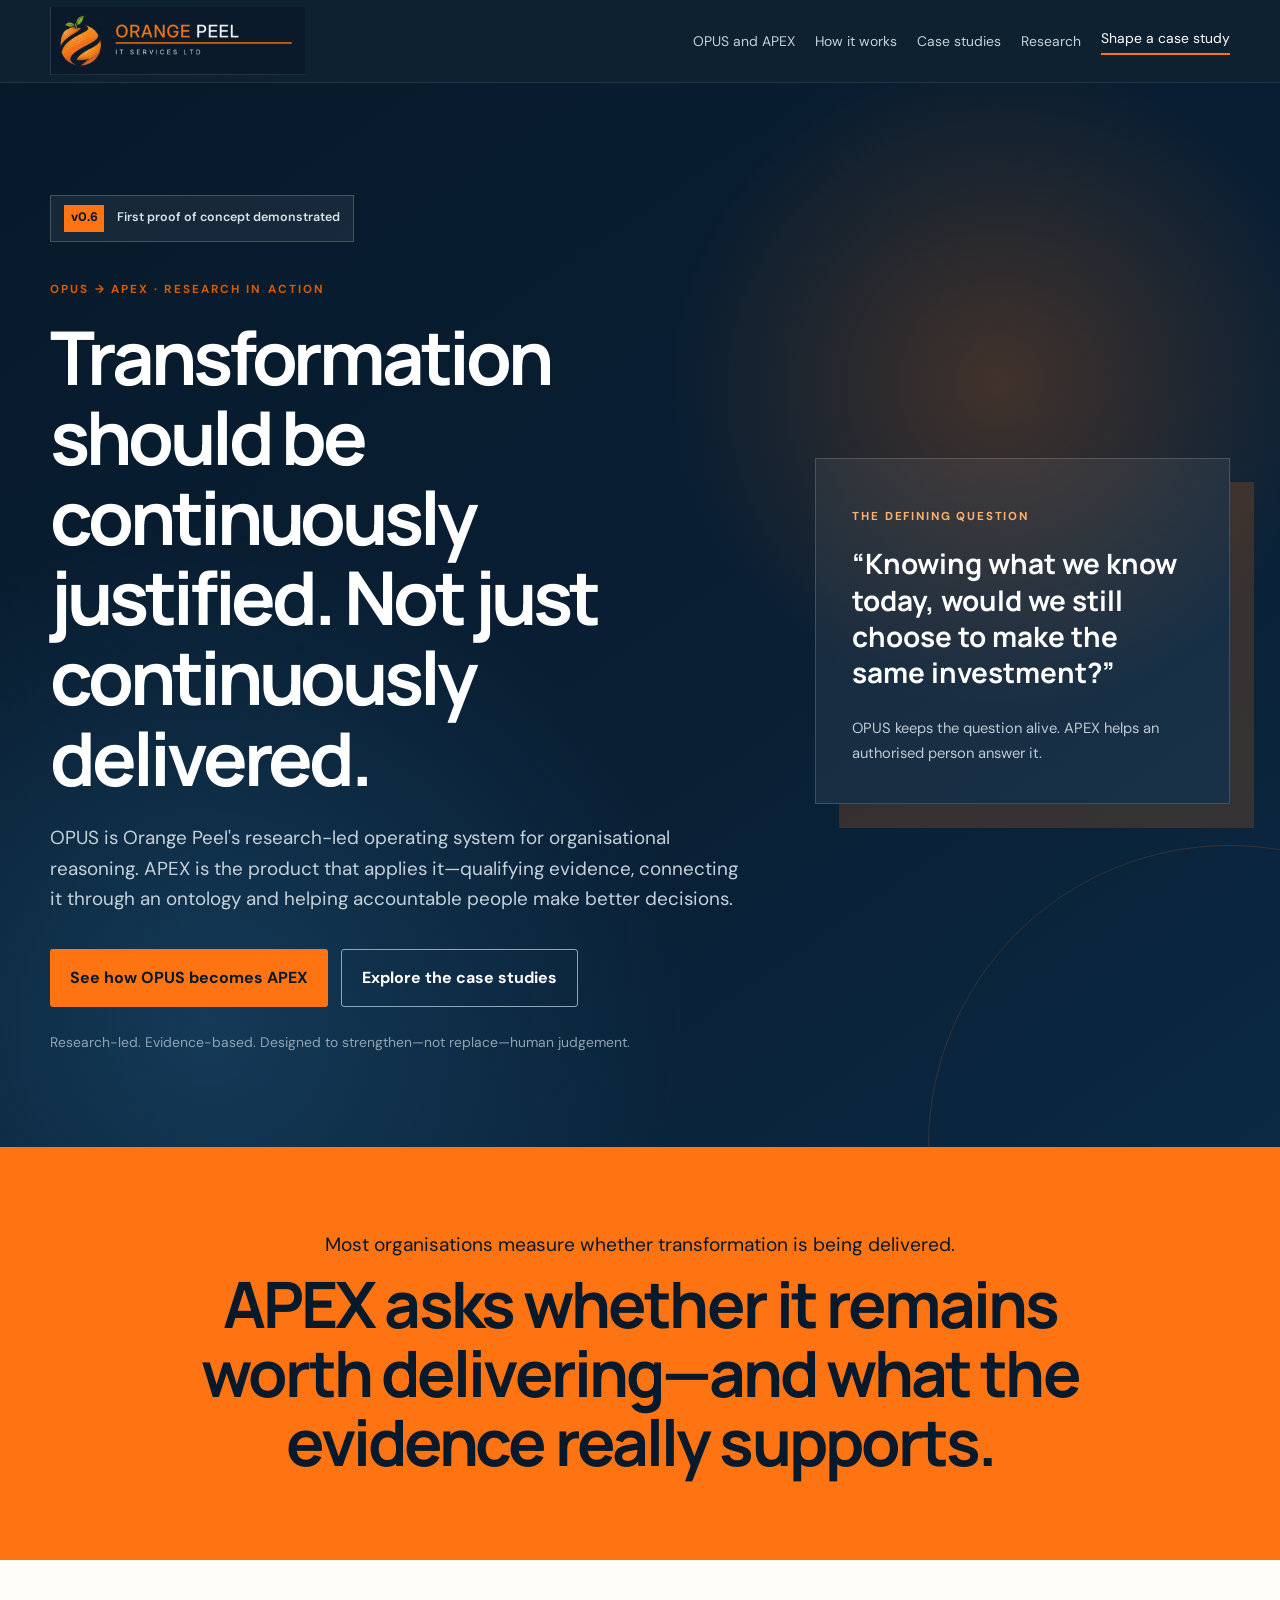
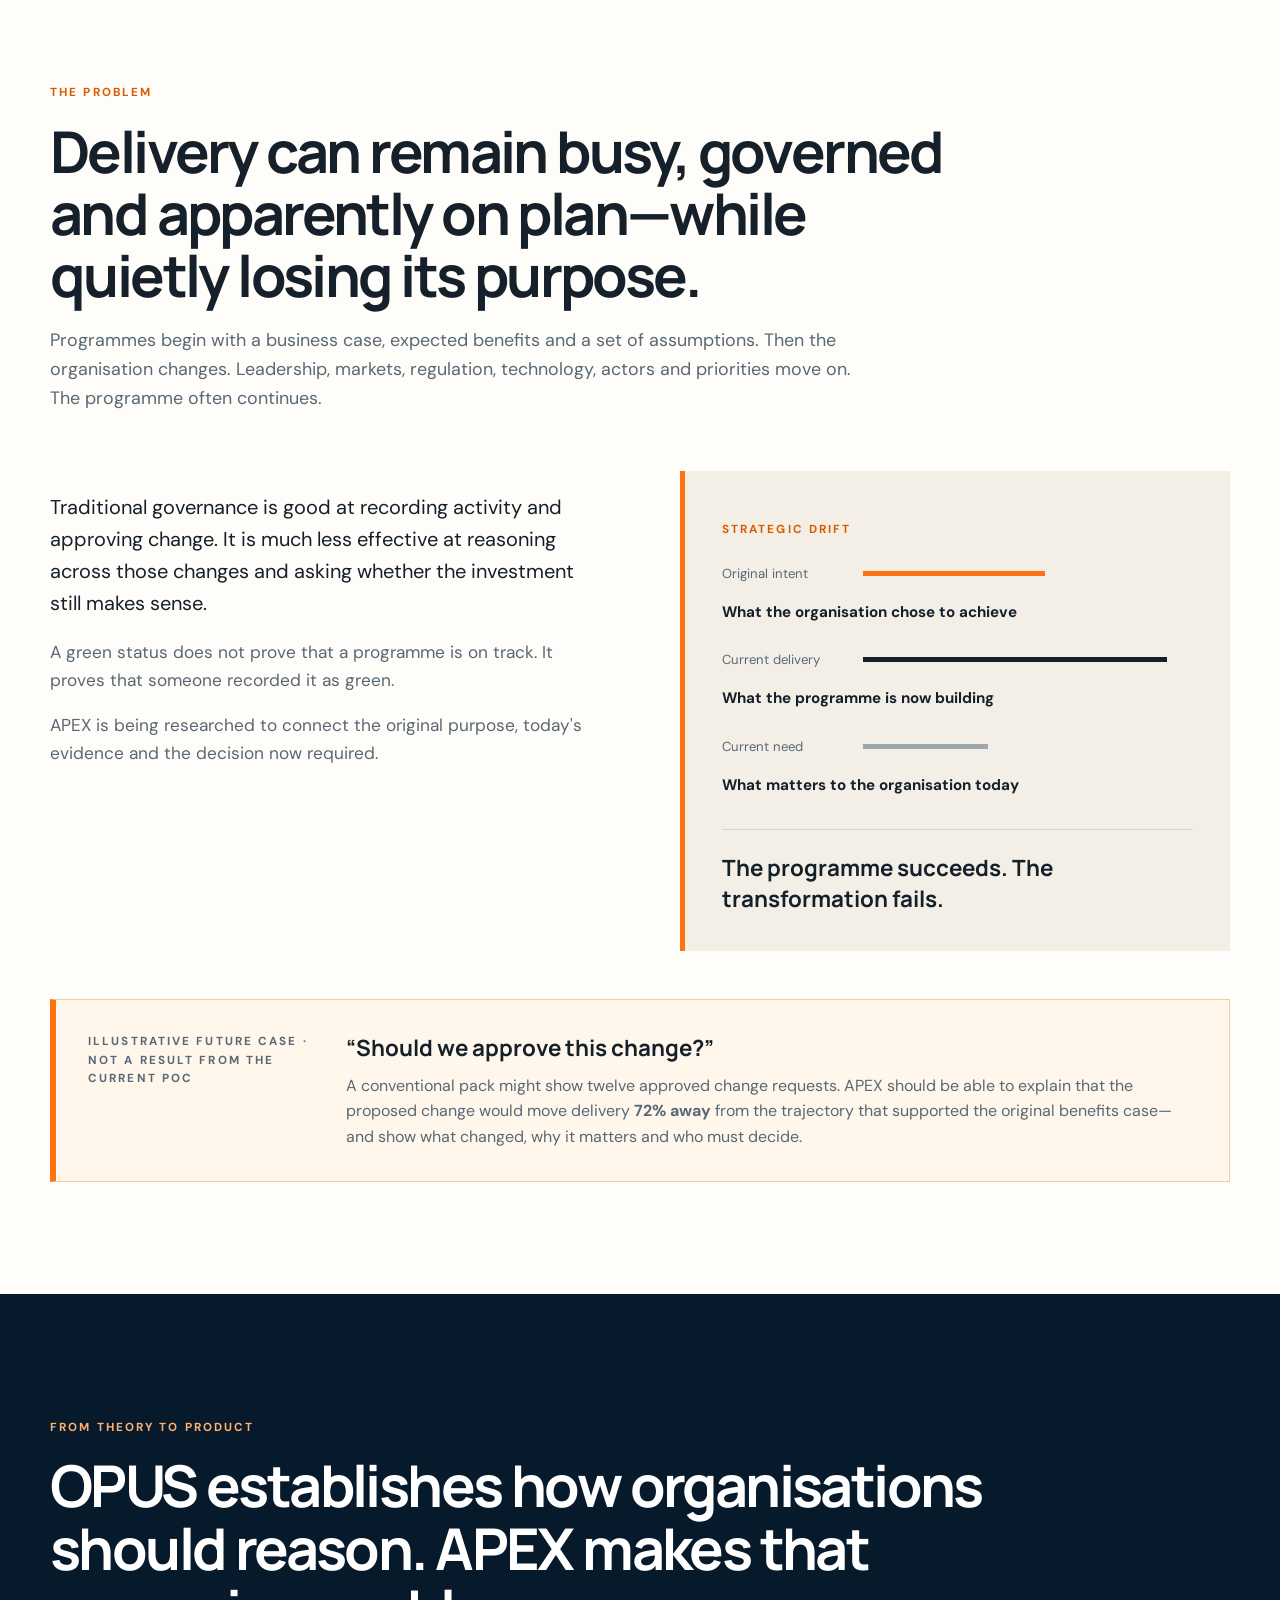
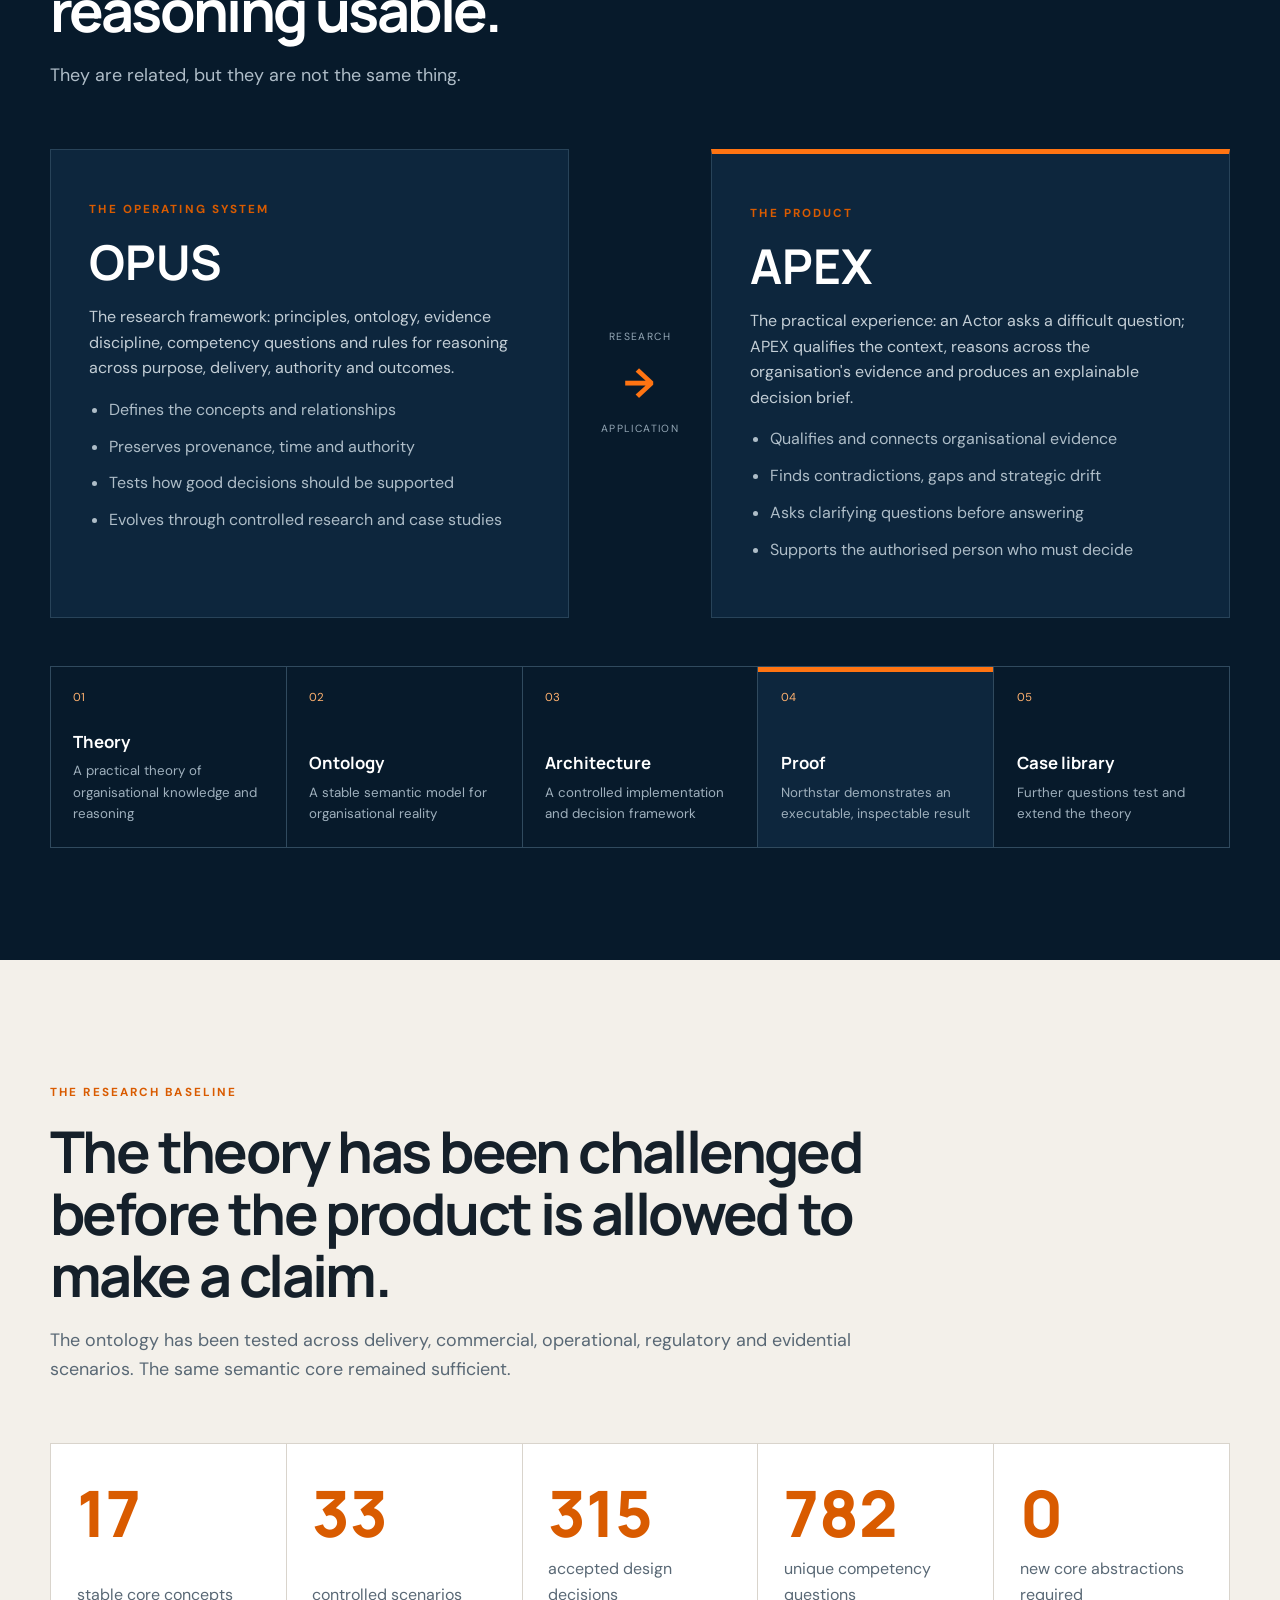
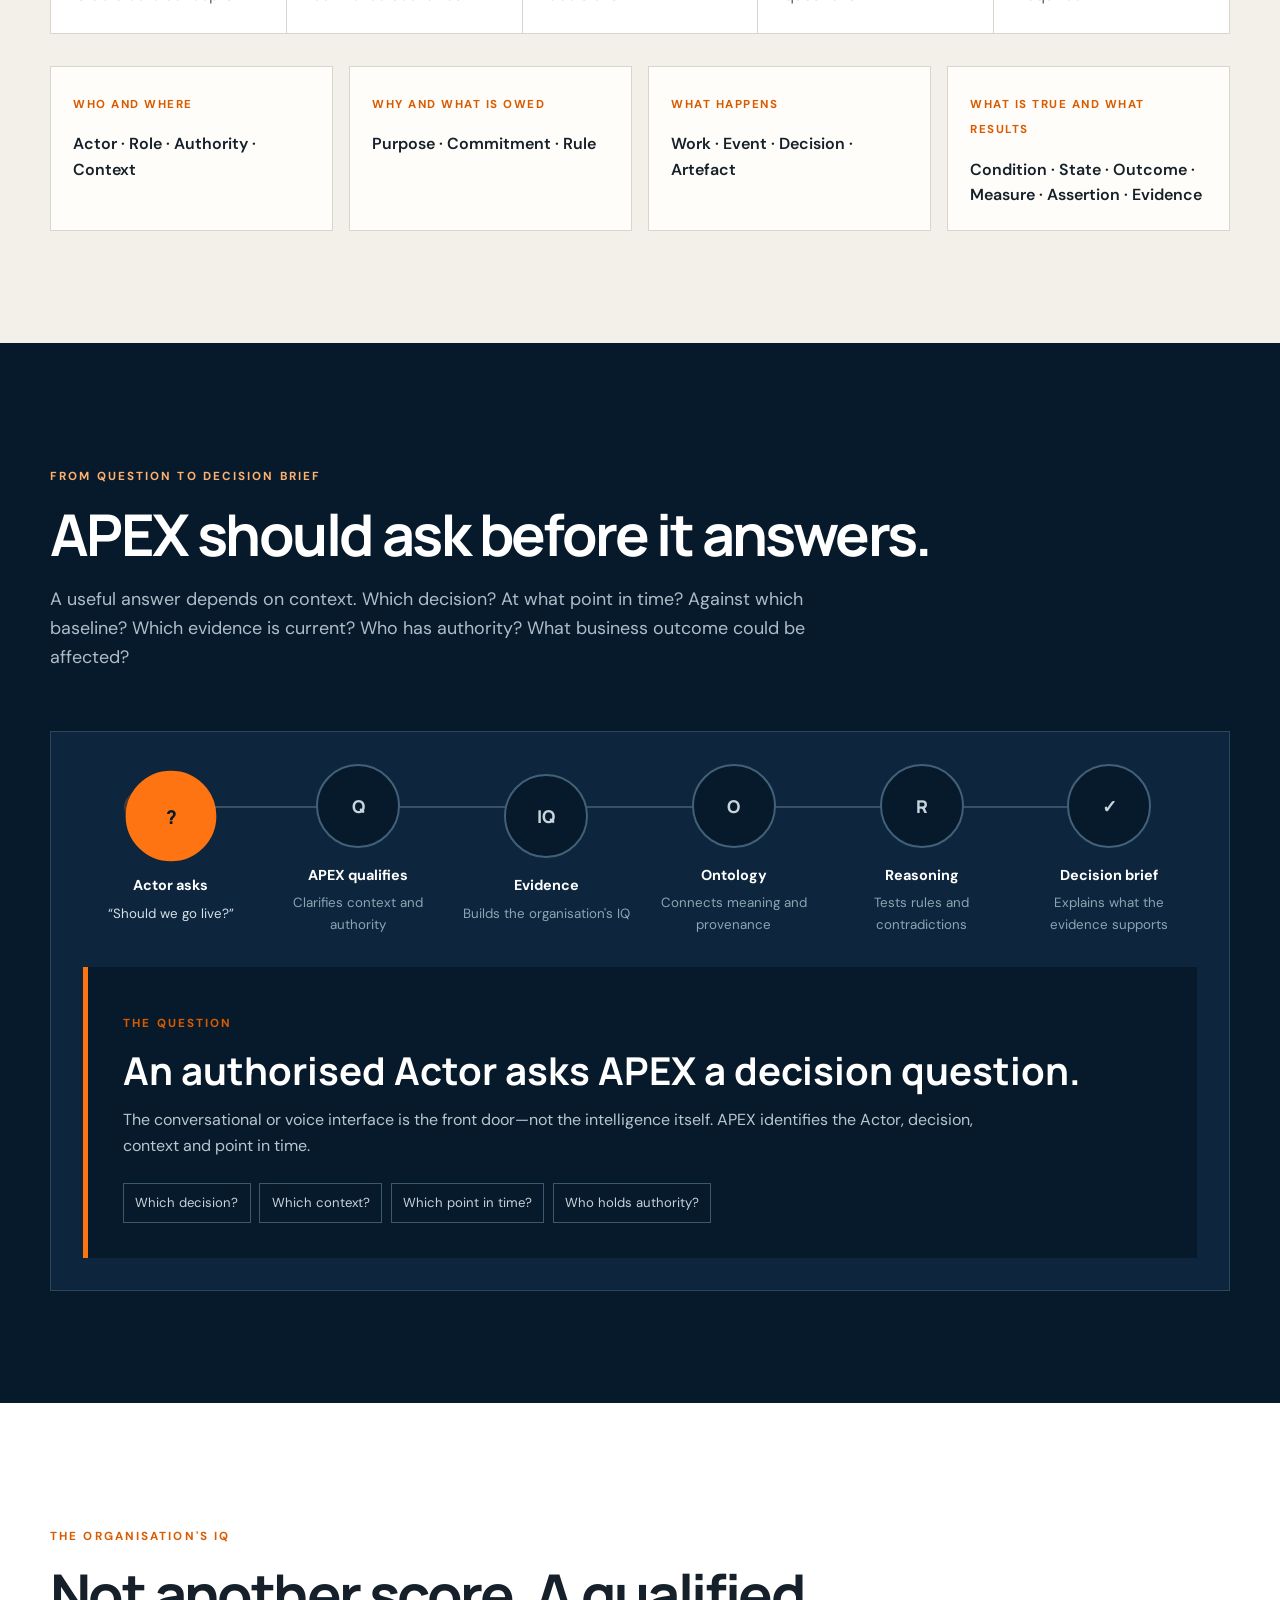
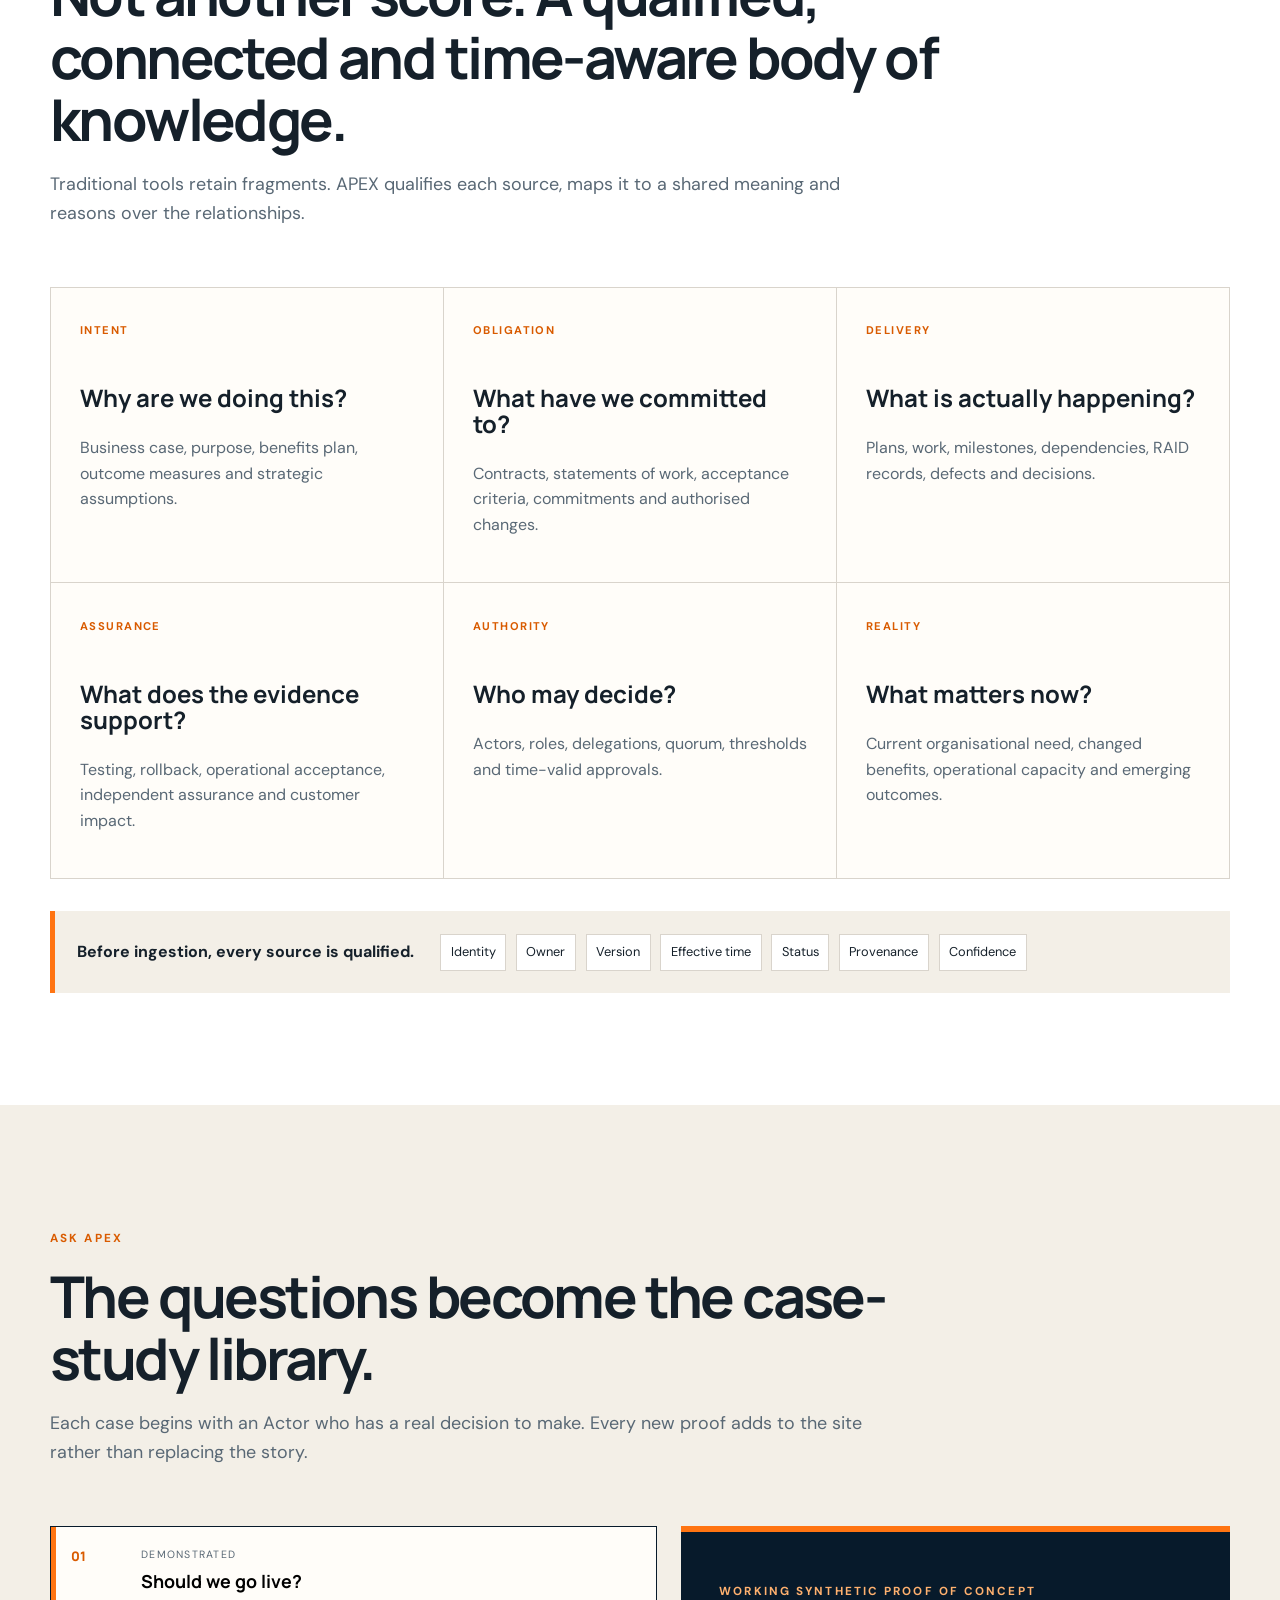
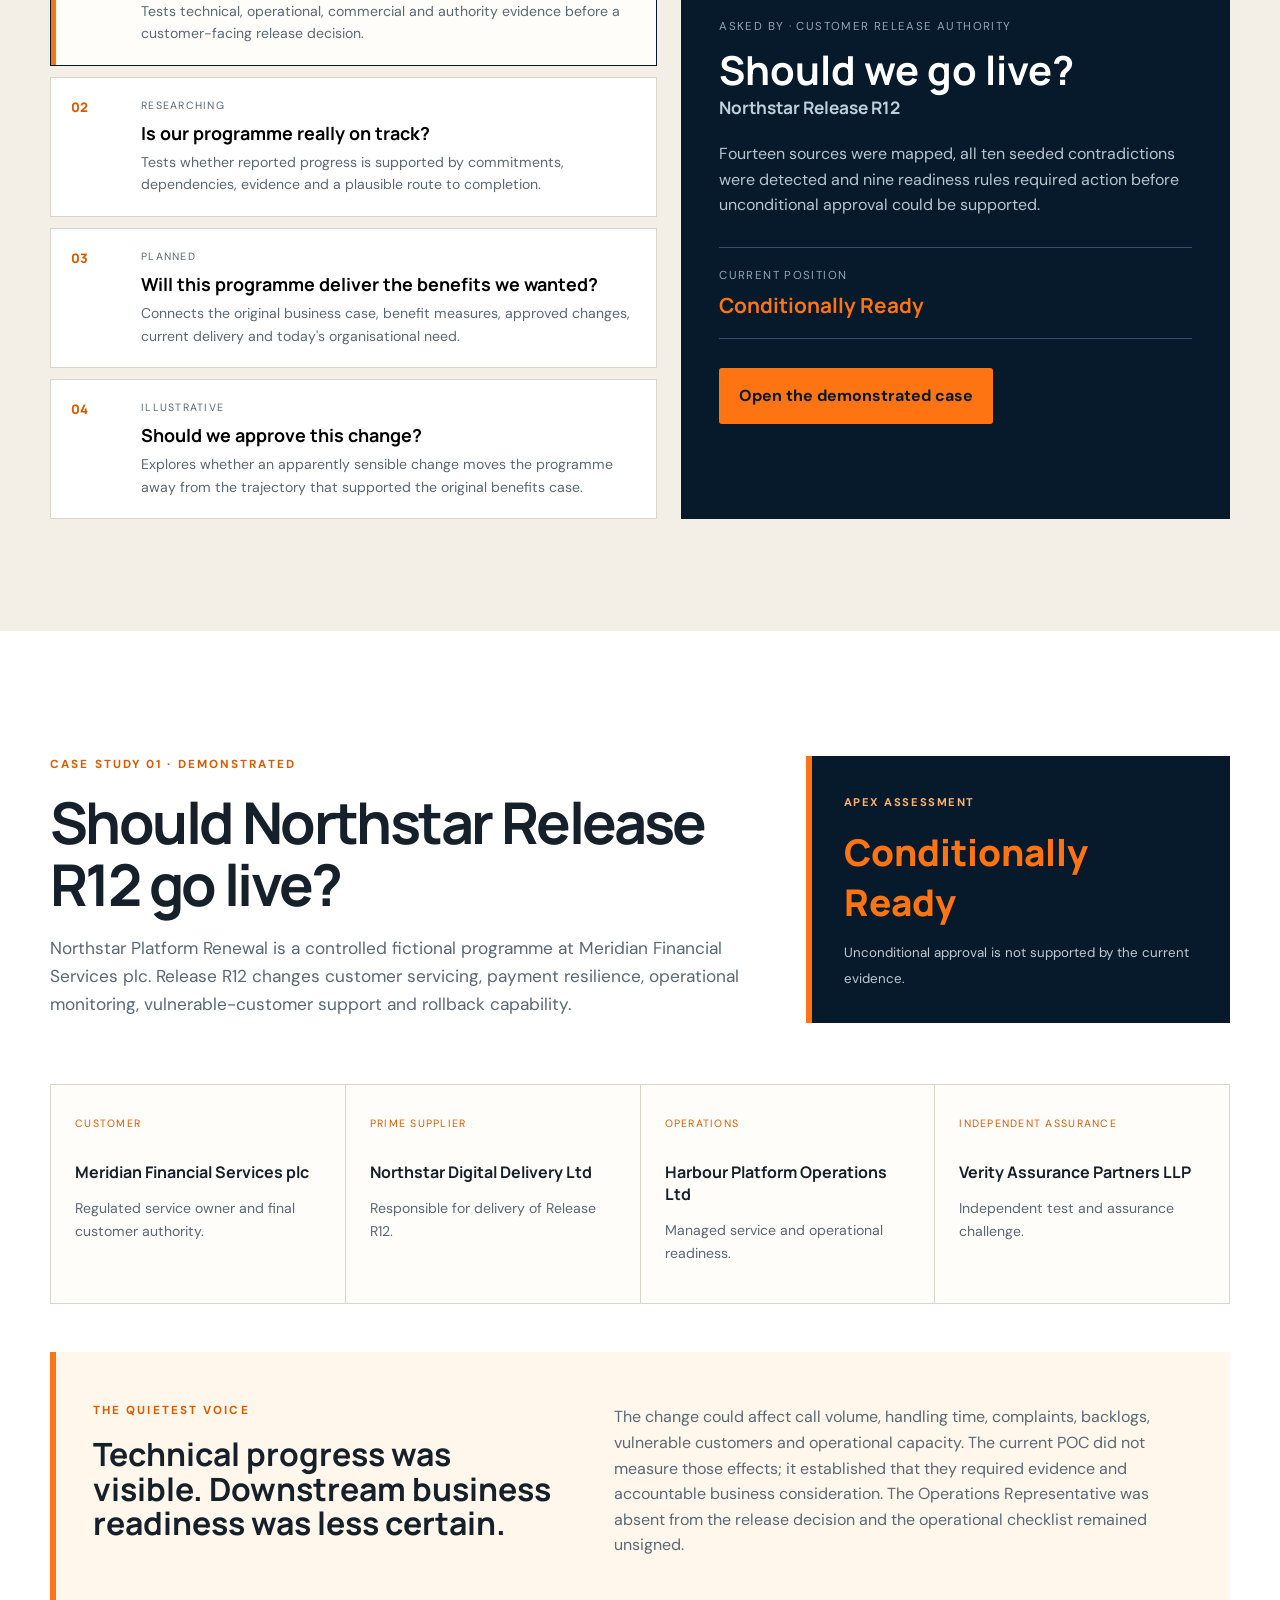
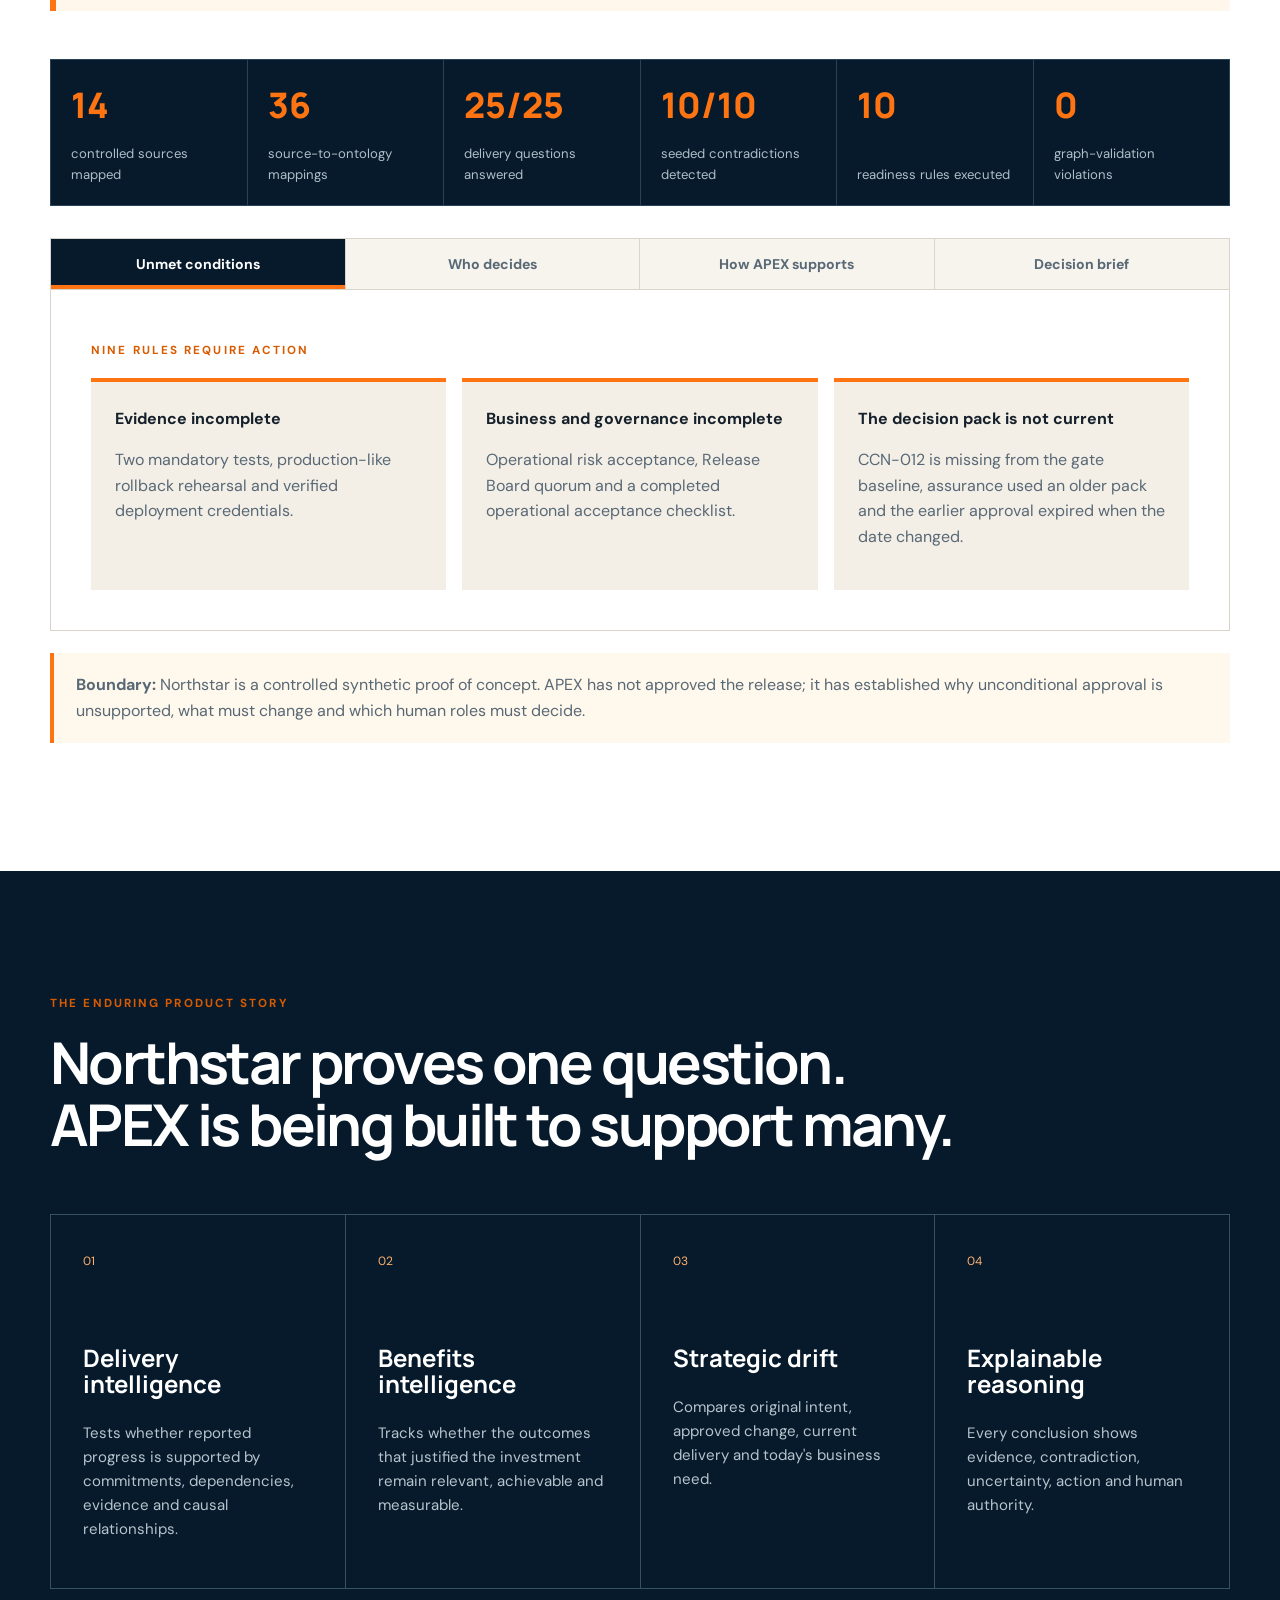
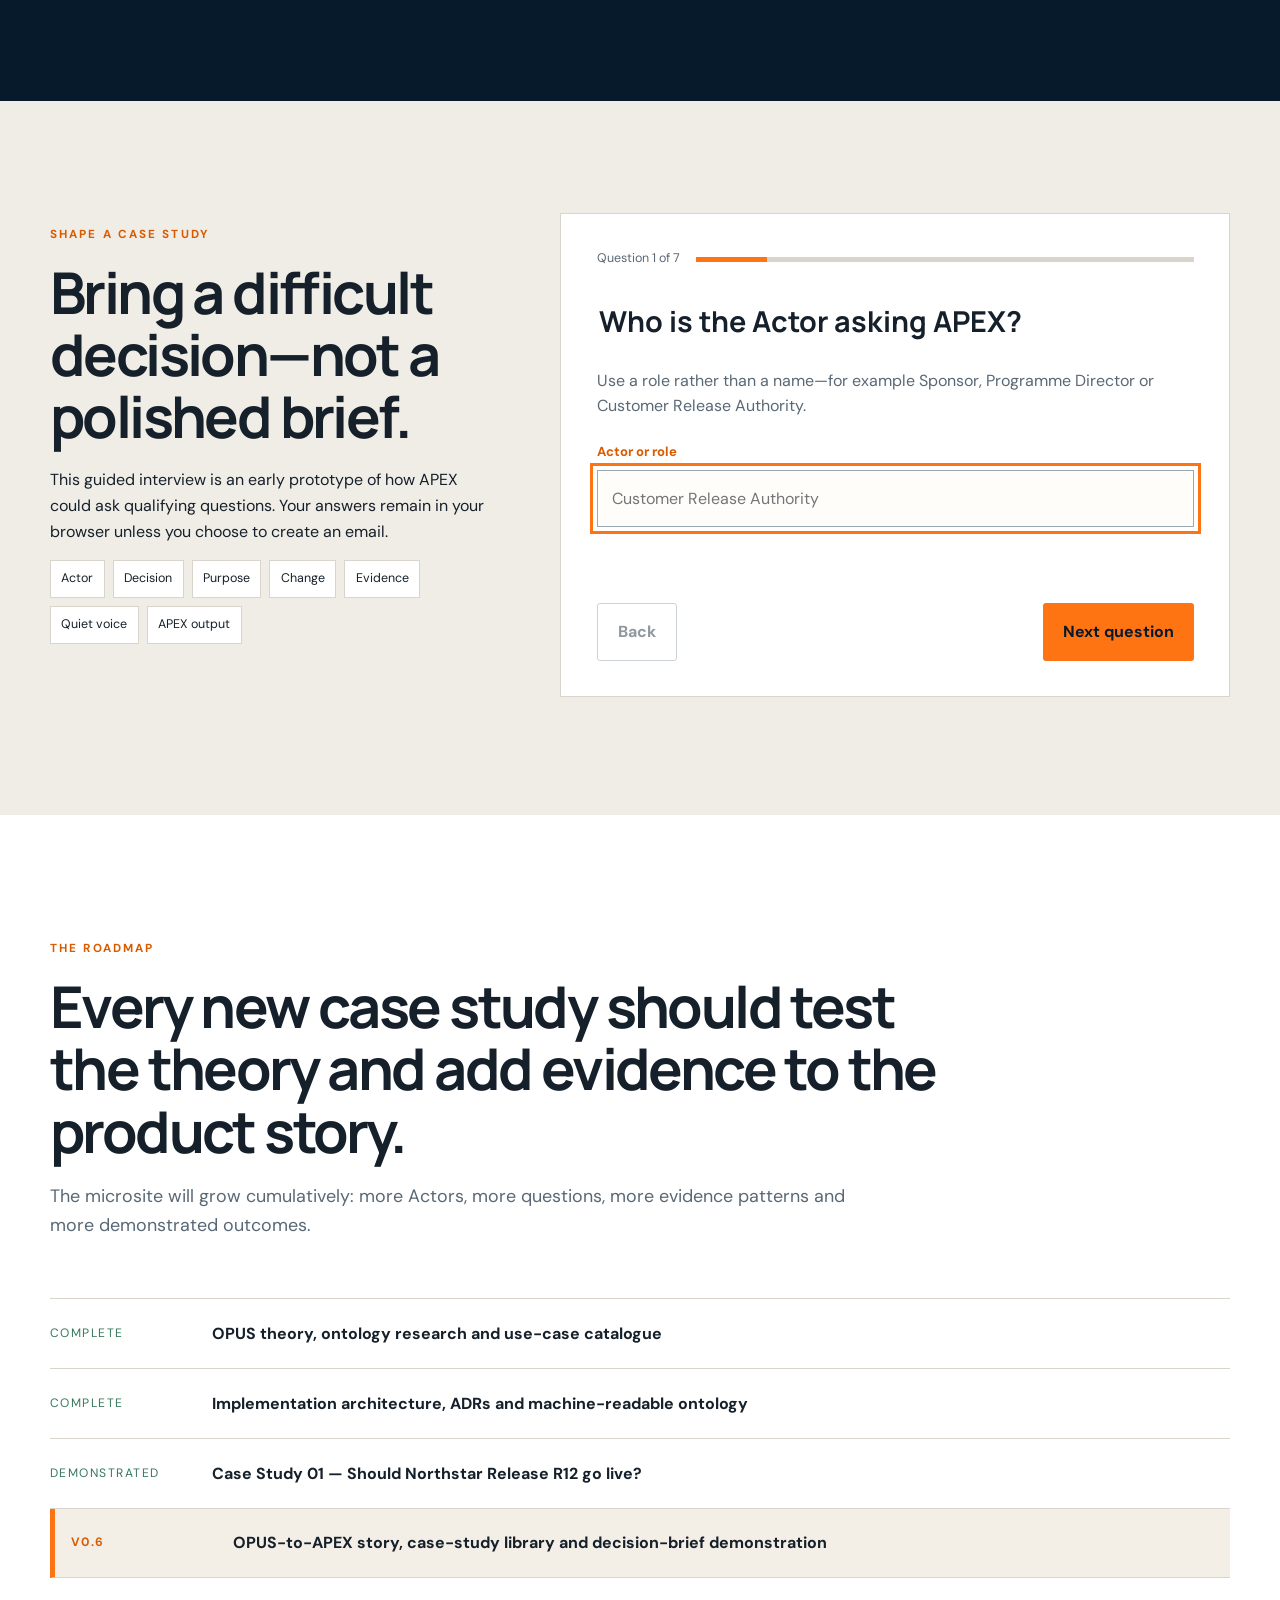
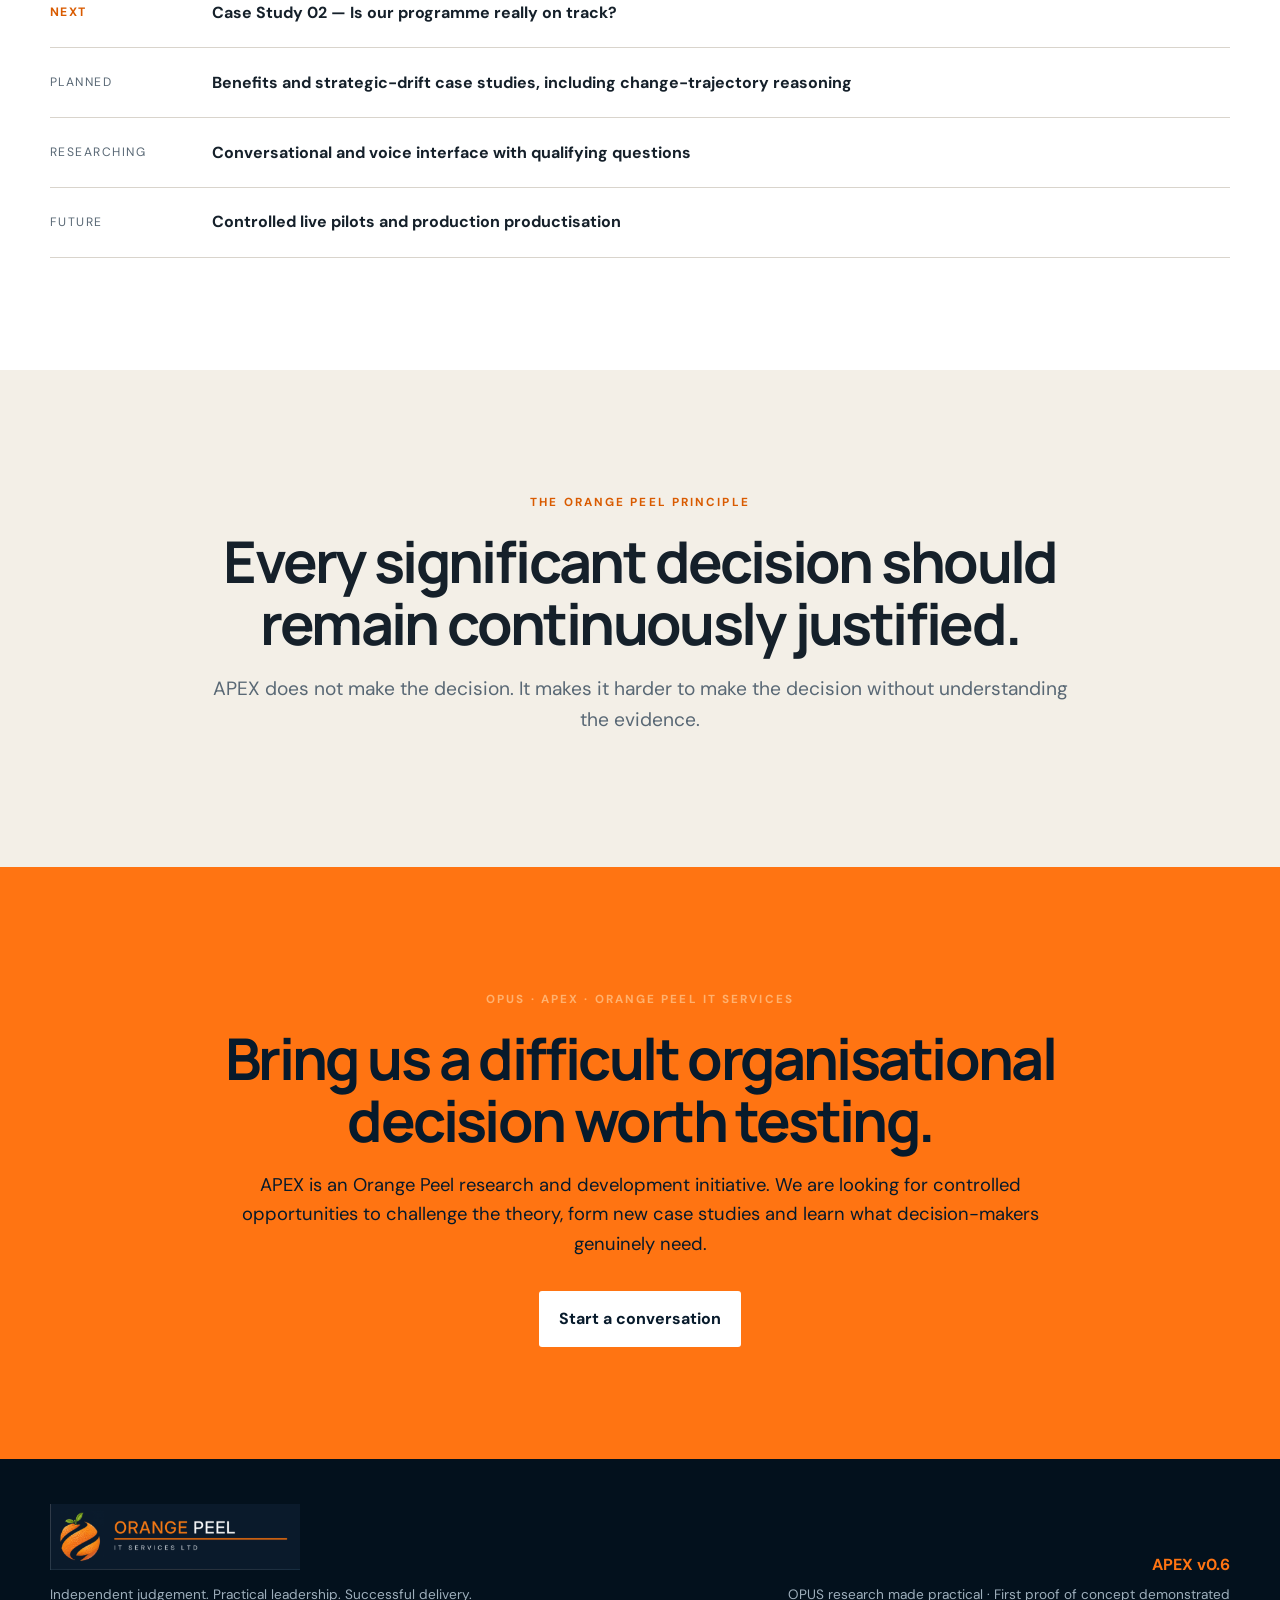
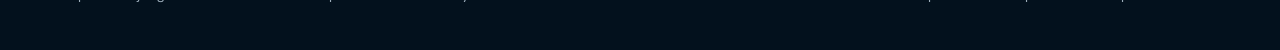
<file: index.html>
<!doctype html>
<html lang="en-GB">
<head>
  <meta charset="utf-8">
  <meta name="viewport" content="width=device-width, initial-scale=1">
  <title>APEX v0.6 | OPUS research made practical</title>
  <meta name="description" content="OPUS is Orange Peel's research-led operating system for organisational reasoning. APEX applies it to difficult programme decisions through qualified evidence, an ontology and explainable reasoning.">
  <meta property="og:title" content="APEX v0.6 — OPUS research made practical">
  <meta property="og:description" content="Explore how OPUS became APEX, how organisational evidence becomes a decision brief, and the first demonstrated case study: should Northstar Release R12 go live?">
  <meta property="og:type" content="website">
  <meta name="theme-color" content="#071a2b">
  <link rel="icon" href="assets/favicon.ico" sizes="any">
  <link rel="icon" type="image/png" href="assets/favicon-32.png" sizes="32x32">
  <link rel="apple-touch-icon" href="assets/apple-touch-icon.png">
  <link rel="stylesheet" href="styles.css">
</head>
<body>
  <a class="skip-link" href="#main">Skip to content</a>

  <header class="site-header">
    <div class="shell nav">
      <a class="brand" href="#top" aria-label="Orange Peel IT Services home">
        <img src="assets/orange-peel-brand.png" alt="Orange Peel IT Services Ltd">
      </a>
      <nav aria-label="Primary navigation">
        <a href="#opus-apex">OPUS and APEX</a>
        <a href="#how">How it works</a>
        <a href="#case-studies">Case studies</a>
        <a href="#research">Research</a>
        <a class="nav-cta" href="#interview">Shape a case study</a>
      </nav>
    </div>
  </header>

  <main id="main">
    <section class="hero" id="top">
      <div class="shell hero-grid">
        <div class="hero-copy reveal">
          <a class="version-pill" href="#whats-new" aria-label="Go to what is new in version 0.6">
            <span>v0.6</span>
            <strong>First proof of concept demonstrated</strong>
          </a>
          <p class="eyebrow">OPUS → APEX · RESEARCH IN ACTION</p>
          <h1>Transformation should be continuously justified. Not just continuously delivered.</h1>
          <p class="lead">
            OPUS is Orange Peel's research-led operating system for organisational reasoning. APEX is the product that applies it—qualifying evidence, connecting it through an ontology and helping accountable people make better decisions.
          </p>
          <div class="hero-actions">
            <a class="button button-primary" href="#opus-apex">See how OPUS becomes APEX</a>
            <a class="button button-secondary" href="#case-studies">Explore the case studies</a>
          </div>
          <p class="status-line">Research-led. Evidence-based. Designed to strengthen—not replace—human judgement.</p>
        </div>

        <aside class="question-card reveal" aria-label="The defining question">
          <p>THE DEFINING QUESTION</p>
          <blockquote>“Knowing what we know today, would we still choose to make the same investment?”</blockquote>
          <span>OPUS keeps the question alive. APEX helps an authorised person answer it.</span>
        </aside>
      </div>
    </section>

    <section class="statement" id="whats-new">
      <div class="shell narrow reveal">
        <p>Most organisations measure whether transformation is being delivered.</p>
        <h2>APEX asks whether it remains worth delivering—and what the evidence really supports.</h2>
      </div>
    </section>

    <section class="section" id="problem">
      <div class="shell">
        <div class="section-heading reveal">
          <p class="eyebrow">THE PROBLEM</p>
          <h2>Delivery can remain busy, governed and apparently on plan—while quietly losing its purpose.</h2>
          <p>Programmes begin with a business case, expected benefits and a set of assumptions. Then the organisation changes. Leadership, markets, regulation, technology, actors and priorities move on. The programme often continues.</p>
        </div>

        <div class="problem-grid">
          <div class="prose reveal">
            <p>Traditional governance is good at recording activity and approving change. It is much less effective at reasoning across those changes and asking whether the investment still makes sense.</p>
            <p>A green status does not prove that a programme is on track. It proves that someone recorded it as green.</p>
            <p>APEX is being researched to connect the original purpose, today's evidence and the decision now required.</p>
          </div>

          <div class="drift-card reveal">
            <p class="card-label">STRATEGIC DRIFT</p>
            <div class="drift-line">
              <span>Original intent</span>
              <i></i>
              <strong>What the organisation chose to achieve</strong>
            </div>
            <div class="drift-line">
              <span>Current delivery</span>
              <i class="long"></i>
              <strong>What the programme is now building</strong>
            </div>
            <div class="drift-line">
              <span>Current need</span>
              <i class="short"></i>
              <strong>What matters to the organisation today</strong>
            </div>
            <p class="drift-conclusion">The programme succeeds. The transformation fails.</p>
          </div>
        </div>

        <div class="illustrative-drift reveal">
          <p class="maturity-label">ILLUSTRATIVE FUTURE CASE · NOT A RESULT FROM THE CURRENT POC</p>
          <div>
            <strong>“Should we approve this change?”</strong>
            <p>A conventional pack might show twelve approved change requests. APEX should be able to explain that the proposed change would move delivery <b>72% away</b> from the trajectory that supported the original benefits case—and show what changed, why it matters and who must decide.</p>
          </div>
        </div>
      </div>
    </section>

    <section class="section section-dark" id="opus-apex">
      <div class="shell">
        <div class="section-heading reveal">
          <p class="eyebrow light">FROM THEORY TO PRODUCT</p>
          <h2>OPUS establishes how organisations should reason. APEX makes that reasoning usable.</h2>
          <p>They are related, but they are not the same thing.</p>
        </div>

        <div class="relationship-grid">
          <article class="relationship-card reveal">
            <p class="relationship-kicker">THE OPERATING SYSTEM</p>
            <h3>OPUS</h3>
            <p>The research framework: principles, ontology, evidence discipline, competency questions and rules for reasoning across purpose, delivery, authority and outcomes.</p>
            <ul>
              <li>Defines the concepts and relationships</li>
              <li>Preserves provenance, time and authority</li>
              <li>Tests how good decisions should be supported</li>
              <li>Evolves through controlled research and case studies</li>
            </ul>
          </article>

          <div class="relationship-arrow reveal" aria-hidden="true">
            <span>research</span>
            <b>→</b>
            <span>application</span>
          </div>

          <article class="relationship-card product reveal">
            <p class="relationship-kicker">THE PRODUCT</p>
            <h3>APEX</h3>
            <p>The practical experience: an Actor asks a difficult question; APEX qualifies the context, reasons across the organisation's evidence and produces an explainable decision brief.</p>
            <ul>
              <li>Qualifies and connects organisational evidence</li>
              <li>Finds contradictions, gaps and strategic drift</li>
              <li>Asks clarifying questions before answering</li>
              <li>Supports the authorised person who must decide</li>
            </ul>
          </article>
        </div>

        <div class="evolution reveal" aria-label="OPUS to APEX evolution">
          <div><span>01</span><strong>Theory</strong><small>A practical theory of organisational knowledge and reasoning</small></div>
          <div><span>02</span><strong>Ontology</strong><small>A stable semantic model for organisational reality</small></div>
          <div><span>03</span><strong>Architecture</strong><small>A controlled implementation and decision framework</small></div>
          <div class="current"><span>04</span><strong>Proof</strong><small>Northstar demonstrates an executable, inspectable result</small></div>
          <div><span>05</span><strong>Case library</strong><small>Further questions test and extend the theory</small></div>
        </div>
      </div>
    </section>

    <section class="section research" id="research">
      <div class="shell">
        <div class="section-heading reveal">
          <p class="eyebrow">THE RESEARCH BASELINE</p>
          <h2>The theory has been challenged before the product is allowed to make a claim.</h2>
          <p>The ontology has been tested across delivery, commercial, operational, regulatory and evidential scenarios. The same semantic core remained sufficient.</p>
        </div>

        <div class="research-metrics">
          <article class="reveal"><strong>17</strong><span>stable core concepts</span></article>
          <article class="reveal"><strong>33</strong><span>controlled scenarios</span></article>
          <article class="reveal"><strong>315</strong><span>accepted design decisions</span></article>
          <article class="reveal"><strong>782</strong><span>unique competency questions</span></article>
          <article class="reveal"><strong>0</strong><span>new core abstractions required</span></article>
        </div>

        <div class="concept-groups reveal">
          <div><span>Who and where</span><p>Actor · Role · Authority · Context</p></div>
          <div><span>Why and what is owed</span><p>Purpose · Commitment · Rule</p></div>
          <div><span>What happens</span><p>Work · Event · Decision · Artefact</p></div>
          <div><span>What is true and what results</span><p>Condition · State · Outcome · Measure · Assertion · Evidence</p></div>
        </div>
      </div>
    </section>

    <section class="section section-dark reasoning-section" id="how">
      <div class="shell">
        <div class="section-heading reveal">
          <p class="eyebrow light">FROM QUESTION TO DECISION BRIEF</p>
          <h2>APEX should ask before it answers.</h2>
          <p>A useful answer depends on context. Which decision? At what point in time? Against which baseline? Which evidence is current? Who has authority? What business outcome could be affected?</p>
        </div>

        <div class="reasoning-journey reveal" data-reasoning-journey>
          <div class="reasoning-track" role="tablist" aria-label="APEX reasoning journey">
            <button class="reasoning-node is-active" type="button" role="tab" aria-selected="true" data-flow-step="0">
              <span class="node-icon">?</span>
              <strong>Actor asks</strong>
              <small>“Should we go live?”</small>
            </button>
            <button class="reasoning-node" type="button" role="tab" aria-selected="false" data-flow-step="1">
              <span class="node-icon">Q</span>
              <strong>APEX qualifies</strong>
              <small>Clarifies context and authority</small>
            </button>
            <button class="reasoning-node" type="button" role="tab" aria-selected="false" data-flow-step="2">
              <span class="node-icon">IQ</span>
              <strong>Evidence</strong>
              <small>Builds the organisation's IQ</small>
            </button>
            <button class="reasoning-node" type="button" role="tab" aria-selected="false" data-flow-step="3">
              <span class="node-icon">O</span>
              <strong>Ontology</strong>
              <small>Connects meaning and provenance</small>
            </button>
            <button class="reasoning-node" type="button" role="tab" aria-selected="false" data-flow-step="4">
              <span class="node-icon">R</span>
              <strong>Reasoning</strong>
              <small>Tests rules and contradictions</small>
            </button>
            <button class="reasoning-node" type="button" role="tab" aria-selected="false" data-flow-step="5">
              <span class="node-icon">✓</span>
              <strong>Decision brief</strong>
              <small>Explains what the evidence supports</small>
            </button>
            <span class="reasoning-pulse" aria-hidden="true"></span>
          </div>

          <div class="reasoning-detail" aria-live="polite">
            <p class="comparison-label" data-flow-label>THE QUESTION</p>
            <h3 data-flow-title>An authorised Actor asks APEX a decision question.</h3>
            <p data-flow-copy>The conversational interface is the front door—not the intelligence itself. APEX first identifies the Actor, decision, context and point in time.</p>
            <div class="qualifying-questions" data-flow-extra>
              <span>Which release?</span>
              <span>Which decision date?</span>
              <span>What evidence is current?</span>
              <span>Who holds authority?</span>
            </div>
          </div>
        </div>

        <noscript>
          <p class="noscript-note">APEX flow: Actor asks → APEX qualifies → evidence is identified and qualified → information is mapped into the ontology → rules and contradictions are tested → an explainable decision brief is presented to the authorised person.</p>
        </noscript>
      </div>
    </section>

    <section class="section organisation-iq" id="organisation-iq">
      <div class="shell">
        <div class="section-heading reveal">
          <p class="eyebrow">THE ORGANISATION'S IQ</p>
          <h2>Not another score. A qualified, connected and time-aware body of knowledge.</h2>
          <p>Traditional tools retain fragments. APEX qualifies each source, maps it to a shared meaning and reasons over the relationships.</p>
        </div>

        <div class="iq-grid">
          <article class="reveal"><span>Intent</span><h3>Why are we doing this?</h3><p>Business case, purpose, benefits plan, outcome measures and strategic assumptions.</p></article>
          <article class="reveal"><span>Obligation</span><h3>What have we committed to?</h3><p>Contracts, statements of work, acceptance criteria, commitments and authorised changes.</p></article>
          <article class="reveal"><span>Delivery</span><h3>What is actually happening?</h3><p>Plans, work, milestones, dependencies, RAID records, defects and decisions.</p></article>
          <article class="reveal"><span>Assurance</span><h3>What does the evidence support?</h3><p>Testing, rollback, operational acceptance, independent assurance and customer impact.</p></article>
          <article class="reveal"><span>Authority</span><h3>Who may decide?</h3><p>Actors, roles, delegations, quorum, thresholds and time-valid approvals.</p></article>
          <article class="reveal"><span>Reality</span><h3>What matters now?</h3><p>Current organisational need, changed benefits, operational capacity and emerging outcomes.</p></article>
        </div>

        <div class="qualification-band reveal">
          <strong>Before ingestion, every source is qualified.</strong>
          <span>Identity</span><span>Owner</span><span>Version</span><span>Effective time</span><span>Status</span><span>Provenance</span><span>Confidence</span>
        </div>
      </div>
    </section>

    <section class="section case-study-section" id="case-studies">
      <div class="shell">
        <div class="section-heading reveal">
          <p class="eyebrow">ASK APEX</p>
          <h2>The questions become the case-study library.</h2>
          <p>Each case begins with an Actor who has a real decision to make. Every new proof adds to the site rather than replacing the story.</p>
        </div>

        <div class="case-study-layout reveal">
          <div class="case-selector" id="case-selector" role="tablist" aria-label="APEX case studies">
            <p class="loading-note">Loading case studies…</p>
          </div>
          <article class="case-preview" id="case-preview" aria-live="polite">
            <p class="maturity-label">CASE STUDY</p>
            <h3>Select a question</h3>
            <p>The selected case study will appear here.</p>
          </article>
        </div>
      </div>
    </section>

    <section class="section northstar" id="northstar-case">
      <div class="shell">
        <div class="case-heading reveal">
          <div>
            <p class="eyebrow">CASE STUDY 01 · DEMONSTRATED</p>
            <h2>Should Northstar Release R12 go live?</h2>
            <p>Northstar Platform Renewal is a controlled fictional programme at Meridian Financial Services plc. Release R12 changes customer servicing, payment resilience, operational monitoring, vulnerable-customer support and rollback capability.</p>
          </div>
          <div class="case-answer">
            <span>APEX ASSESSMENT</span>
            <strong>Conditionally Ready</strong>
            <small>Unconditional approval is not supported by the current evidence.</small>
          </div>
        </div>

        <div class="actor-grid reveal">
          <article><span>Customer</span><strong>Meridian Financial Services plc</strong><p>Regulated service owner and final customer authority.</p></article>
          <article><span>Prime supplier</span><strong>Northstar Digital Delivery Ltd</strong><p>Responsible for delivery of Release R12.</p></article>
          <article><span>Operations</span><strong>Harbour Platform Operations Ltd</strong><p>Managed service and operational readiness.</p></article>
          <article><span>Independent assurance</span><strong>Verity Assurance Partners LLP</strong><p>Independent test and assurance challenge.</p></article>
        </div>

        <div class="business-voice reveal">
          <div>
            <p class="maturity-label">THE QUIETEST VOICE</p>
            <h3>Technical progress was visible. Downstream business readiness was less certain.</h3>
          </div>
          <p>The change could affect call volume, handling time, complaints, backlogs, vulnerable customers and operational capacity. The current POC did not measure those effects; it established that they required evidence and accountable business consideration. The Operations Representative was absent from the release decision and the operational checklist remained unsigned.</p>
        </div>

        <div class="northstar-proof reveal">
          <article><strong>14</strong><span>controlled sources mapped</span></article>
          <article><strong>36</strong><span>source-to-ontology mappings</span></article>
          <article><strong>25/25</strong><span>delivery questions answered</span></article>
          <article><strong>10/10</strong><span>seeded contradictions detected</span></article>
          <article><strong>10</strong><span>readiness rules executed</span></article>
          <article><strong>0</strong><span>graph-validation violations</span></article>
        </div>

        <div class="northstar-tabs reveal" data-northstar-tabs>
          <div class="walkthrough-tabs" role="tablist" aria-label="Northstar decision brief">
            <button type="button" role="tab" aria-selected="true" data-northstar-panel="conditions">Unmet conditions</button>
            <button type="button" role="tab" aria-selected="false" data-northstar-panel="authority">Who decides</button>
            <button type="button" role="tab" aria-selected="false" data-northstar-panel="support">How APEX supports</button>
            <button type="button" role="tab" aria-selected="false" data-northstar-panel="brief">Decision brief</button>
          </div>

          <div class="northstar-panel is-active" data-northstar-content="conditions">
            <p class="comparison-label">NINE RULES REQUIRE ACTION</p>
            <div class="condition-groups">
              <div><strong>Evidence incomplete</strong><p>Two mandatory tests, production-like rollback rehearsal and verified deployment credentials.</p></div>
              <div><strong>Business and governance incomplete</strong><p>Operational risk acceptance, Release Board quorum and a completed operational acceptance checklist.</p></div>
              <div><strong>The decision pack is not current</strong><p>CCN-012 is missing from the gate baseline, assurance used an older pack and the earlier approval expired when the date changed.</p></div>
            </div>
          </div>

          <div class="northstar-panel" data-northstar-content="authority" hidden>
            <p class="comparison-label">HUMAN AUTHORITY IS RETAINED</p>
            <div class="authority-grid">
              <span><b>Customer Release Authority</b>Final go/no-go decision</span>
              <span><b>Service Risk Owner</b>Accept or reject residual operational risk</span>
              <span><b>Operations Representative</b>Confirm operational readiness and credentials</span>
              <span><b>Commercial Authority</b>Confirm the authorised acceptance baseline</span>
              <span><b>Independent Assurance Lead</b>Issue a current assurance conclusion</span>
              <span><b>Test and Transition Leads</b>Complete outstanding technical evidence</span>
            </div>
          </div>

          <div class="northstar-panel" data-northstar-content="support" hidden>
            <p class="comparison-label">NOT A RED LIGHT WITHOUT AN EXPLANATION</p>
            <ol class="support-list">
              <li><span>01</span><p>Identifies the applicable readiness rule.</p></li>
              <li><span>02</span><p>Explains the plain-English reason the condition is unmet.</p></li>
              <li><span>03</span><p>Links supporting and opposing evidence with provenance and time.</p></li>
              <li><span>04</span><p>Surfaces contradictions rather than averaging them away.</p></li>
              <li><span>05</span><p>States the required action and accountable authority.</p></li>
              <li><span>06</span><p>Records confidence, limitations and the eventual human decision.</p></li>
            </ol>
          </div>

          <div class="northstar-panel" data-northstar-content="brief" hidden>
            <p class="comparison-label">WHAT THE DECISION-MAKER RECEIVES</p>
            <div class="decision-brief">
              <div class="brief-header"><span>APEX DECISION BRIEF</span><strong>Conditionally Ready</strong><small>Confidence: medium-high · 0.88</small></div>
              <div><span>Decision</span><p>Unconditional approval is not permitted on the current evidence.</p></div>
              <div><span>Conditions</span><p>Nine rules require action, each with a required action and accountable authority.</p></div>
              <div><span>Evidence</span><p>Source references, contradiction trail, versions, effective dates and provenance.</p></div>
              <div><span>Authority</span><p>Customer Release Authority decides after prerequisite authorities resolve their conditions.</p></div>
              <div><span>Limitations</span><p>Customer impact requires specialist human review. Synthetic evidence and controlled parsers are used.</p></div>
            </div>
          </div>
        </div>

        <p class="boundary reveal"><strong>Boundary:</strong> Northstar is a controlled synthetic proof of concept. APEX has not approved the release; it has established why unconditional approval is unsupported, what must change and which human roles must decide.</p>
      </div>
    </section>

    <section class="section capability-section" id="capabilities">
      <div class="shell">
        <div class="section-heading reveal">
          <p class="eyebrow">THE ENDURING PRODUCT STORY</p>
          <h2>Northstar proves one question. APEX is being built to support many.</h2>
        </div>

        <div class="capability-grid">
          <article class="capability reveal"><span>01</span><h3>Delivery intelligence</h3><p>Tests whether reported progress is supported by commitments, dependencies, evidence and causal relationships.</p></article>
          <article class="capability reveal"><span>02</span><h3>Benefits intelligence</h3><p>Tracks whether the outcomes that justified the investment remain relevant, achievable and measurable.</p></article>
          <article class="capability reveal"><span>03</span><h3>Strategic drift</h3><p>Compares original intent, approved change, current delivery and today's business need.</p></article>
          <article class="capability reveal"><span>04</span><h3>Explainable reasoning</h3><p>Every conclusion shows evidence, contradiction, uncertainty, action and human authority.</p></article>
        </div>
      </div>
    </section>

    <section class="section interview-section" id="interview">
      <div class="shell interview-layout">
        <div class="section-heading reveal">
          <p class="eyebrow">SHAPE A CASE STUDY</p>
          <h2>Bring a difficult decision—not a polished brief.</h2>
          <p>This guided interview is an early prototype of how APEX could ask qualifying questions. Your answers remain in your browser unless you choose to create an email.</p>
          <div class="interview-principles">
            <span>Actor</span><span>Decision</span><span>Purpose</span><span>Change</span><span>Evidence</span><span>Quiet voice</span><span>APEX output</span>
          </div>
        </div>

        <form class="case-interview reveal" data-case-interview>
          <div class="interview-progress"><span data-progress-text>Question 1 of 7</span><i><b data-progress-bar></b></i></div>

          <fieldset class="interview-step is-active" data-interview-step="0">
            <legend>Who is the Actor asking APEX?</legend>
            <p>Use a role rather than a name—for example Sponsor, Programme Director or Customer Release Authority.</p>
            <label><span>Actor or role</span><input name="actor" type="text" autocomplete="off" placeholder="Customer Release Authority"></label>
          </fieldset>

          <fieldset class="interview-step" data-interview-step="1" hidden>
            <legend>What decision must they make?</legend>
            <p>Phrase it as a direct question that the Actor might ask.</p>
            <label><span>Decision question</span><textarea name="decision" rows="3" placeholder="Should Release R12 go live on Friday?"></textarea></label>
          </fieldset>

          <fieldset class="interview-step" data-interview-step="2" hidden>
            <legend>What business purpose or benefit justified the work?</legend>
            <label><span>Original purpose and intended benefits</span><textarea name="purpose" rows="4" placeholder="Improve customer servicing while strengthening payment resilience…"></textarea></label>
          </fieldset>

          <fieldset class="interview-step" data-interview-step="3" hidden>
            <legend>What has changed since the original decision?</legend>
            <label><span>Changes in scope, actors, assumptions, dates or organisational need</span><textarea name="change" rows="4" placeholder="The deployment date moved, the benefits owner changed and a new change request altered the acceptance baseline…"></textarea></label>
          </fieldset>

          <fieldset class="interview-step" data-interview-step="4" hidden>
            <legend>What evidence is available?</legend>
            <label><span>Artefacts, systems and conversations</span><textarea name="evidence" rows="4" placeholder="Business case, benefits plan, contract, integrated plan, RAID log, testing, approvals, operational acceptance…"></textarea></label>
          </fieldset>

          <fieldset class="interview-step" data-interview-step="5" hidden>
            <legend>Whose voice is quiet or missing?</legend>
            <label><span>People, customers or operational consequences that may be under-represented</span><textarea name="quietVoice" rows="4" placeholder="Contact-centre operations, vulnerable customers, service risk owner…"></textarea></label>
          </fieldset>

          <fieldset class="interview-step" data-interview-step="6" hidden>
            <legend>What should a useful APEX answer contain?</legend>
            <label><span>Decision support required</span><textarea name="output" rows="4" placeholder="A clear answer, contradictions, unmet conditions, required actions, confidence and who has authority…"></textarea></label>
          </fieldset>

          <div class="interview-actions">
            <button class="button button-secondary dark" type="button" data-interview-back disabled>Back</button>
            <button class="button button-primary" type="button" data-interview-next>Next question</button>
          </div>

          <div class="interview-summary" data-interview-summary hidden>
            <p class="comparison-label">DRAFT CASE-STUDY BRIEF</p>
            <div data-summary-content></div>
            <div class="summary-actions">
              <button class="button button-secondary dark" type="button" data-interview-edit>Edit answers</button>
              <a class="button button-primary" data-interview-email href="mailto:neil@orangepeelit.co.uk?subject=APEX%20case%20study">Create an email</a>
            </div>
            <small>No information is sent automatically. The email opens only when you choose it.</small>
          </div>
        </form>
      </div>
    </section>

    <section class="section roadmap" id="roadmap">
      <div class="shell">
        <div class="section-heading reveal">
          <p class="eyebrow">THE ROADMAP</p>
          <h2>Every new case study should test the theory and add evidence to the product story.</h2>
          <p>The microsite will grow cumulatively: more Actors, more questions, more evidence patterns and more demonstrated outcomes.</p>
        </div>

        <div class="roadmap-list reveal">
          <div class="done"><span>Complete</span><strong>OPUS theory, ontology research and use-case catalogue</strong></div>
          <div class="done"><span>Complete</span><strong>Implementation architecture, ADRs and machine-readable ontology</strong></div>
          <div class="done"><span>Demonstrated</span><strong>Case Study 01 — Should Northstar Release R12 go live?</strong></div>
          <div class="current"><span>v0.6</span><strong>OPUS-to-APEX story, case-study library and decision-brief demonstration</strong></div>
          <div class="next"><span>Next</span><strong>Case Study 02 — Is our programme really on track?</strong></div>
          <div><span>Planned</span><strong>Benefits and strategic-drift case studies, including change-trajectory reasoning</strong></div>
          <div><span>Researching</span><strong>Conversational and voice interface with qualifying questions</strong></div>
          <div><span>Future</span><strong>Controlled live pilots and production productisation</strong></div>
        </div>
      </div>
    </section>

    <section class="section principle">
      <div class="shell narrow reveal">
        <p class="eyebrow">THE ORANGE PEEL PRINCIPLE</p>
        <h2>Every significant decision should remain continuously justified.</h2>
        <p>APEX does not make the decision. It makes it harder to make the decision without understanding the evidence.</p>
      </div>
    </section>

    <section class="conversation" id="conversation">
      <div class="shell conversation-inner reveal">
        <p class="eyebrow light">OPUS · APEX · ORANGE PEEL IT SERVICES</p>
        <h2>Bring us a difficult organisational decision worth testing.</h2>
        <p>APEX is an Orange Peel research and development initiative. We are looking for controlled opportunities to challenge the theory, form new case studies and learn what decision-makers genuinely need.</p>
        <a class="button button-light" href="mailto:neil@orangepeelit.co.uk?subject=APEX%20conversation">Start a conversation</a>
      </div>
    </section>
  </main>

  <footer>
    <div class="shell footer-inner">
      <div class="footer-brand">
        <img src="assets/orange-peel-brand.png" alt="Orange Peel IT Services Ltd">
        <p>Independent judgement. Practical leadership. Successful delivery.</p>
      </div>
      <div class="footer-release">
        <strong>APEX v0.6</strong>
        <p>OPUS research made practical · First proof of concept demonstrated</p>
      </div>
    </div>
  </footer>

  <script src="script.js"></script>
</body>
</html>
</file>
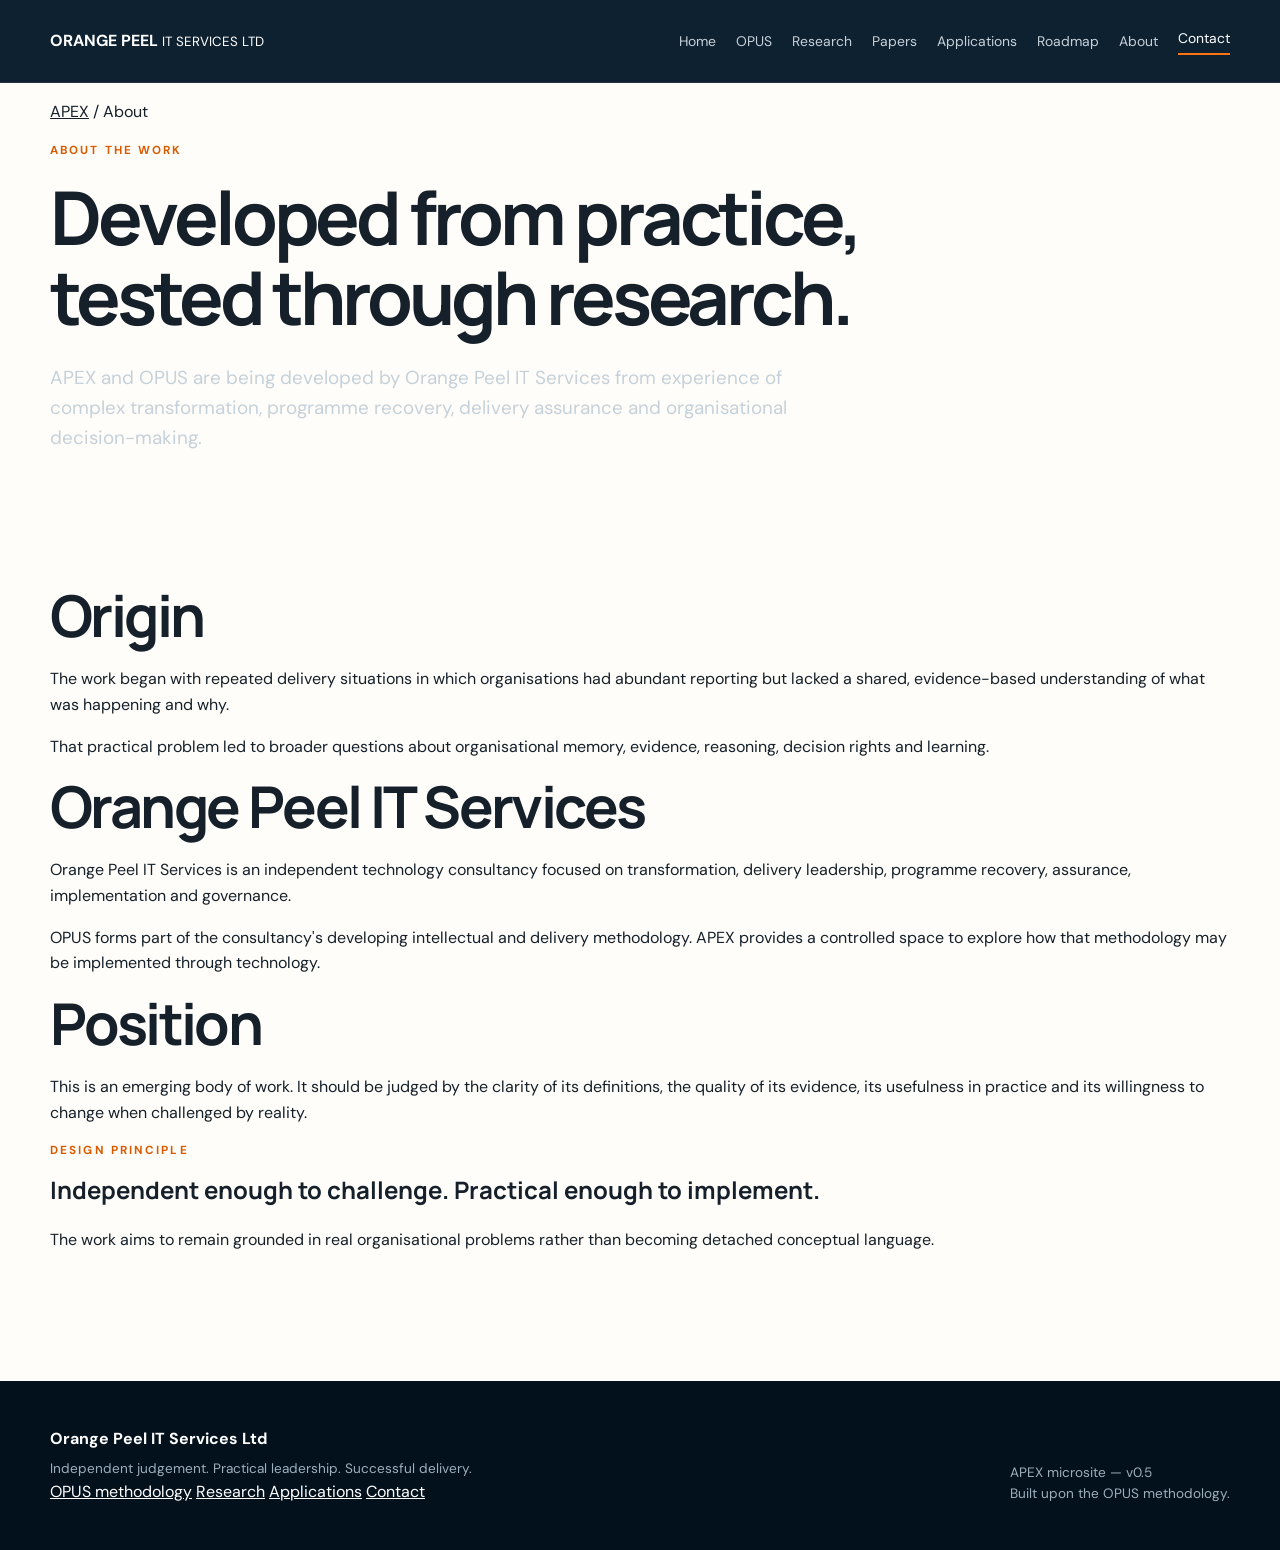
<file: about.html>
<!doctype html>
<html lang="en-GB">
<head>
  <meta charset="utf-8">
  <meta name="viewport" content="width=device-width, initial-scale=1">
  <title>About | APEX</title>
  <meta name="description" content="About APEX, the OPUS methodology and the work of Orange Peel IT Services.">
  <meta property="og:title" content="About">
  <meta property="og:description" content="About APEX, the OPUS methodology and the work of Orange Peel IT Services.">
  <meta property="og:type" content="website">
  <meta name="theme-color" content="#ef6c21">
  <link rel="stylesheet" href="styles.css">
</head>
<body>
  <a class="skip-link" href="#main">Skip to content</a>
  <header class="site-header">
    <div class="shell nav">
      <a class="brand" href="index.html" aria-label="APEX home">
        <span class="brand-mark" aria-hidden="true">
          <span class="peel peel-one"></span>
          <span class="peel peel-two"></span>
          <span class="peel peel-three"></span>
        </span>
        <span class="brand-copy">
          <strong>ORANGE PEEL</strong>
          <small>IT SERVICES LTD</small>
        </span>
      </a>
      <nav aria-label="Primary navigation">
        <a href="index.html">Home</a><a href="opus.html">OPUS</a><a href="research.html">Research</a><a href="papers.html">Papers</a><a href="applications.html">Applications</a><a href="roadmap.html">Roadmap</a><a class="nav-current" href="about.html">About</a><a class="nav-cta" href="contact.html">Contact</a>
      </nav>
    </div>
  </header>
  <main id="main">
    <section class="page-hero">
      <div class="shell reveal">
        <p class="breadcrumb"><a href="index.html">APEX</a> / About</p>
        <p class="eyebrow">ABOUT THE WORK</p>
        <h1>Developed from practice, tested through research.</h1>
        <p class="lead">
          APEX and OPUS are being developed by Orange Peel IT Services from experience
          of complex transformation, programme recovery, delivery assurance and
          organisational decision-making.
        </p>
      </div>
    </section>

    <section class="section">
      <div class="shell content-grid">
        <article class="content-main reveal">
          <h2>Origin</h2>
          <p>
            The work began with repeated delivery situations in which organisations had
            abundant reporting but lacked a shared, evidence-based understanding of what
            was happening and why.
          </p>
          <p>
            That practical problem led to broader questions about organisational memory,
            evidence, reasoning, decision rights and learning.
          </p>

          <h2>Orange Peel IT Services</h2>
          <p>
            Orange Peel IT Services is an independent technology consultancy focused on
            transformation, delivery leadership, programme recovery, assurance,
            implementation and governance.
          </p>
          <p>
            OPUS forms part of the consultancy's developing intellectual and delivery
            methodology. APEX provides a controlled space to explore how that methodology
            may be implemented through technology.
          </p>

          <h2>Position</h2>
          <p>
            This is an emerging body of work. It should be judged by the clarity of its
            definitions, the quality of its evidence, its usefulness in practice and its
            willingness to change when challenged by reality.
          </p>
        </article>
        <aside class="side-note reveal">
          <p class="card-label">DESIGN PRINCIPLE</p>
          <h3>Independent enough to challenge. Practical enough to implement.</h3>
          <p>
            The work aims to remain grounded in real organisational problems rather than
            becoming detached conceptual language.
          </p>
        </aside>
      </div>
    </section>

  </main>
  <footer>
    <div class="shell footer-inner">
      <div>
        <strong>Orange Peel IT Services Ltd</strong>
        <p>Independent judgement. Practical leadership. Successful delivery.</p>
        <div class="site-footer-links">
          <a href="opus.html">OPUS methodology</a>
          <a href="research.html">Research</a>
          <a href="applications.html">Applications</a>
          <a href="contact.html">Contact</a>
        </div>
      </div>
      <p>
        APEX microsite — v0.5<br>
        Built upon the OPUS methodology.
      </p>
    </div>
  </footer>
  <script src="script.js"></script>
</body>
</html>
</file>
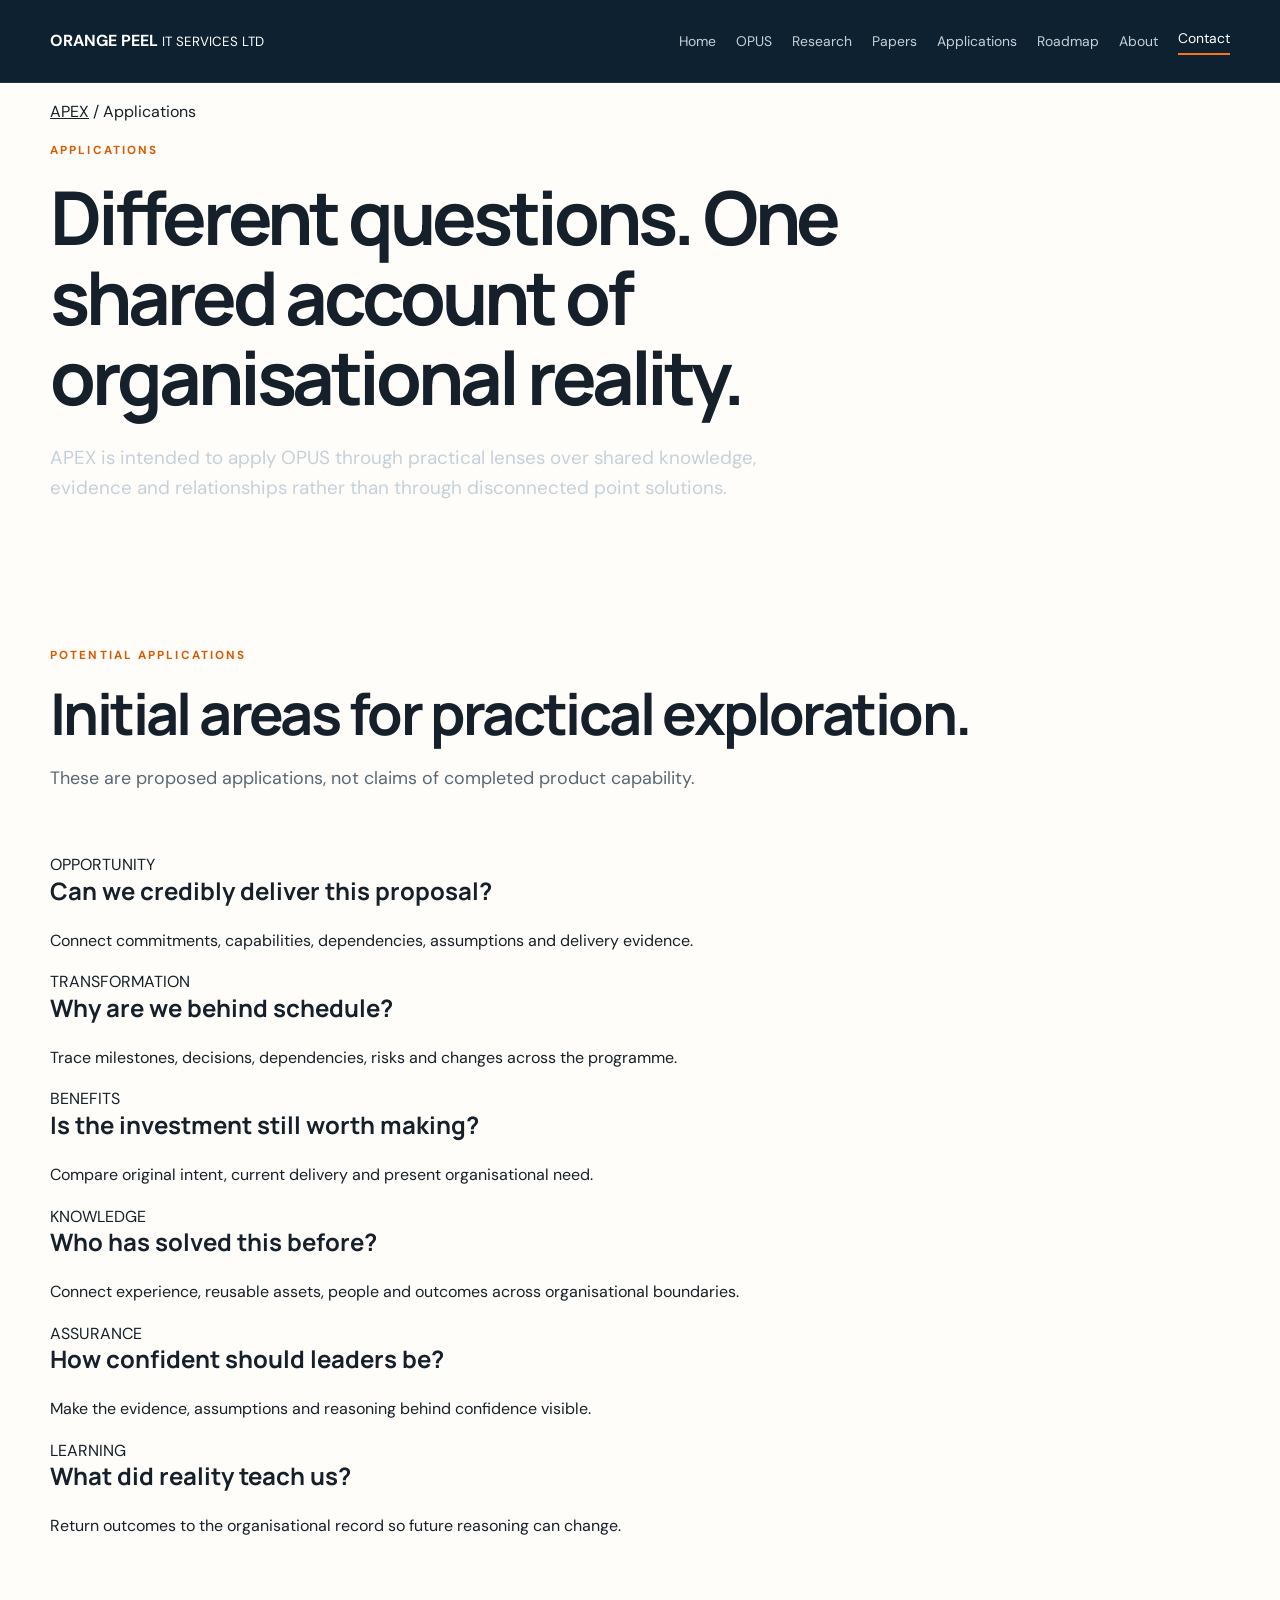
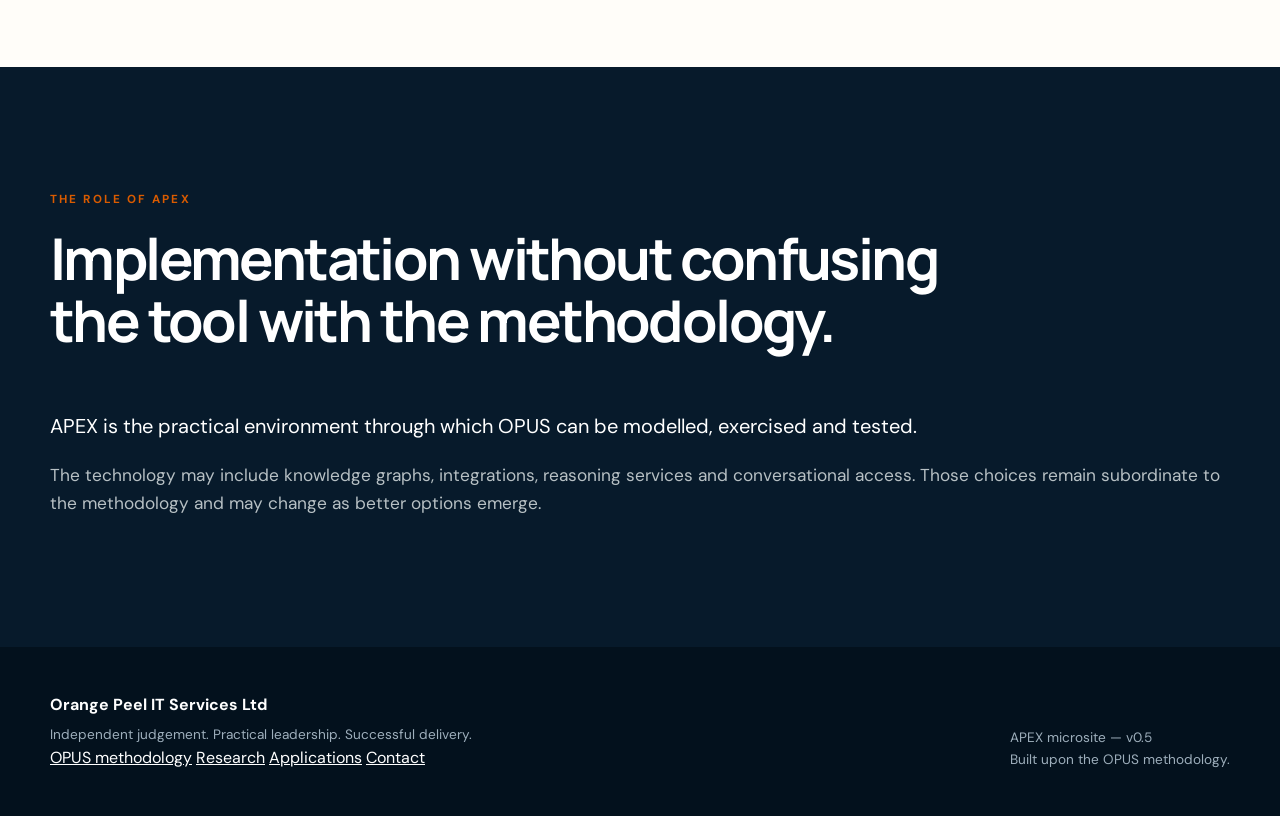
<file: applications.html>
<!doctype html>
<html lang="en-GB">
<head>
  <meta charset="utf-8">
  <meta name="viewport" content="width=device-width, initial-scale=1">
  <title>Applications | APEX</title>
  <meta name="description" content="Potential APEX applications built upon the OPUS methodology and shared organisational knowledge.">
  <meta property="og:title" content="Applications">
  <meta property="og:description" content="Potential APEX applications built upon the OPUS methodology and shared organisational knowledge.">
  <meta property="og:type" content="website">
  <meta name="theme-color" content="#ef6c21">
  <link rel="stylesheet" href="styles.css">
</head>
<body>
  <a class="skip-link" href="#main">Skip to content</a>
  <header class="site-header">
    <div class="shell nav">
      <a class="brand" href="index.html" aria-label="APEX home">
        <span class="brand-mark" aria-hidden="true">
          <span class="peel peel-one"></span>
          <span class="peel peel-two"></span>
          <span class="peel peel-three"></span>
        </span>
        <span class="brand-copy">
          <strong>ORANGE PEEL</strong>
          <small>IT SERVICES LTD</small>
        </span>
      </a>
      <nav aria-label="Primary navigation">
        <a href="index.html">Home</a><a href="opus.html">OPUS</a><a href="research.html">Research</a><a href="papers.html">Papers</a><a class="nav-current" href="applications.html">Applications</a><a href="roadmap.html">Roadmap</a><a href="about.html">About</a><a class="nav-cta" href="contact.html">Contact</a>
      </nav>
    </div>
  </header>
  <main id="main">
    <section class="page-hero">
      <div class="shell reveal">
        <p class="breadcrumb"><a href="index.html">APEX</a> / Applications</p>
        <p class="eyebrow">APPLICATIONS</p>
        <h1>Different questions. One shared account of organisational reality.</h1>
        <p class="lead">
          APEX is intended to apply OPUS through practical lenses over shared knowledge,
          evidence and relationships rather than through disconnected point solutions.
        </p>
      </div>
    </section>

    <section class="section">
      <div class="shell">
        <div class="section-heading reveal">
          <p class="eyebrow">POTENTIAL APPLICATIONS</p>
          <h2>Initial areas for practical exploration.</h2>
          <p>These are proposed applications, not claims of completed product capability.</p>
        </div>
        <div class="card-grid">
          <article class="info-card reveal"><span>OPPORTUNITY</span><h3>Can we credibly deliver this proposal?</h3><p>Connect commitments, capabilities, dependencies, assumptions and delivery evidence.</p></article>
          <article class="info-card reveal"><span>TRANSFORMATION</span><h3>Why are we behind schedule?</h3><p>Trace milestones, decisions, dependencies, risks and changes across the programme.</p></article>
          <article class="info-card reveal"><span>BENEFITS</span><h3>Is the investment still worth making?</h3><p>Compare original intent, current delivery and present organisational need.</p></article>
          <article class="info-card reveal"><span>KNOWLEDGE</span><h3>Who has solved this before?</h3><p>Connect experience, reusable assets, people and outcomes across organisational boundaries.</p></article>
          <article class="info-card reveal"><span>ASSURANCE</span><h3>How confident should leaders be?</h3><p>Make the evidence, assumptions and reasoning behind confidence visible.</p></article>
          <article class="info-card reveal"><span>LEARNING</span><h3>What did reality teach us?</h3><p>Return outcomes to the organisational record so future reasoning can change.</p></article>
        </div>
      </div>
    </section>

    <section class="section section-dark">
      <div class="shell two-column">
        <div class="section-heading reveal">
          <p class="eyebrow">THE ROLE OF APEX</p>
          <h2>Implementation without confusing the tool with the methodology.</h2>
        </div>
        <div class="prose reveal">
          <p style="color:white">
            APEX is the practical environment through which OPUS can be modelled,
            exercised and tested.
          </p>
          <p style="color:#b7c0c4">
            The technology may include knowledge graphs, integrations, reasoning
            services and conversational access. Those choices remain subordinate to
            the methodology and may change as better options emerge.
          </p>
        </div>
      </div>
    </section>

  </main>
  <footer>
    <div class="shell footer-inner">
      <div>
        <strong>Orange Peel IT Services Ltd</strong>
        <p>Independent judgement. Practical leadership. Successful delivery.</p>
        <div class="site-footer-links">
          <a href="opus.html">OPUS methodology</a>
          <a href="research.html">Research</a>
          <a href="applications.html">Applications</a>
          <a href="contact.html">Contact</a>
        </div>
      </div>
      <p>
        APEX microsite — v0.5<br>
        Built upon the OPUS methodology.
      </p>
    </div>
  </footer>
  <script src="script.js"></script>
</body>
</html>
</file>
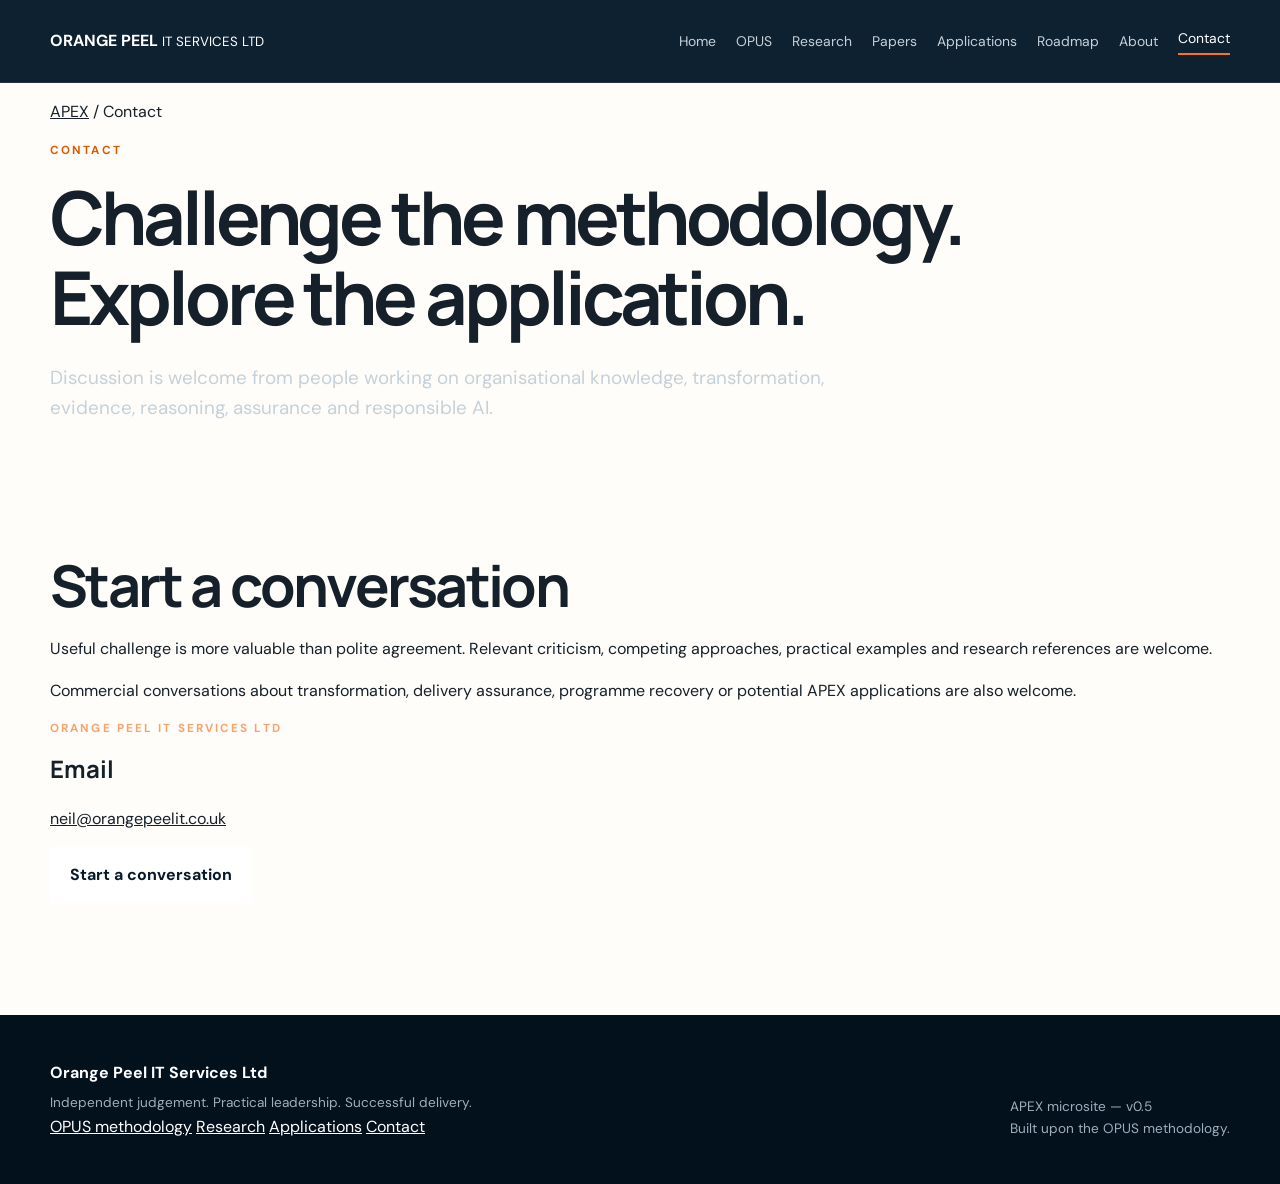
<file: contact.html>
<!doctype html>
<html lang="en-GB">
<head>
  <meta charset="utf-8">
  <meta name="viewport" content="width=device-width, initial-scale=1">
  <title>Contact | APEX</title>
  <meta name="description" content="Contact Orange Peel IT Services to discuss APEX, OPUS, organisational knowledge and transformation.">
  <meta property="og:title" content="Contact">
  <meta property="og:description" content="Contact Orange Peel IT Services to discuss APEX, OPUS, organisational knowledge and transformation.">
  <meta property="og:type" content="website">
  <meta name="theme-color" content="#ef6c21">
  <link rel="stylesheet" href="styles.css">
</head>
<body>
  <a class="skip-link" href="#main">Skip to content</a>
  <header class="site-header">
    <div class="shell nav">
      <a class="brand" href="index.html" aria-label="APEX home">
        <span class="brand-mark" aria-hidden="true">
          <span class="peel peel-one"></span>
          <span class="peel peel-two"></span>
          <span class="peel peel-three"></span>
        </span>
        <span class="brand-copy">
          <strong>ORANGE PEEL</strong>
          <small>IT SERVICES LTD</small>
        </span>
      </a>
      <nav aria-label="Primary navigation">
        <a href="index.html">Home</a><a href="opus.html">OPUS</a><a href="research.html">Research</a><a href="papers.html">Papers</a><a href="applications.html">Applications</a><a href="roadmap.html">Roadmap</a><a href="about.html">About</a><a class="nav-cta" href="contact.html">Contact</a>
      </nav>
    </div>
  </header>
  <main id="main">
    <section class="page-hero">
      <div class="shell reveal">
        <p class="breadcrumb"><a href="index.html">APEX</a> / Contact</p>
        <p class="eyebrow">CONTACT</p>
        <h1>Challenge the methodology. Explore the application.</h1>
        <p class="lead">
          Discussion is welcome from people working on organisational knowledge,
          transformation, evidence, reasoning, assurance and responsible AI.
        </p>
      </div>
    </section>

    <section class="section">
      <div class="shell content-grid">
        <article class="content-main reveal">
          <h2>Start a conversation</h2>
          <p>
            Useful challenge is more valuable than polite agreement. Relevant criticism,
            competing approaches, practical examples and research references are welcome.
          </p>
          <p>
            Commercial conversations about transformation, delivery assurance, programme
            recovery or potential APEX applications are also welcome.
          </p>
        </article>
        <aside class="contact-panel reveal">
          <p class="card-label" style="color:#f6a36e">ORANGE PEEL IT SERVICES LTD</p>
          <h3>Email</h3>
          <p><a href="mailto:neil@orangepeelit.co.uk?subject=APEX%20and%20OPUS">neil@orangepeelit.co.uk</a></p>
          <a class="button button-light" href="mailto:neil@orangepeelit.co.uk?subject=APEX%20and%20OPUS">Start a conversation</a>
        </aside>
      </div>
    </section>

  </main>
  <footer>
    <div class="shell footer-inner">
      <div>
        <strong>Orange Peel IT Services Ltd</strong>
        <p>Independent judgement. Practical leadership. Successful delivery.</p>
        <div class="site-footer-links">
          <a href="opus.html">OPUS methodology</a>
          <a href="research.html">Research</a>
          <a href="applications.html">Applications</a>
          <a href="contact.html">Contact</a>
        </div>
      </div>
      <p>
        APEX microsite — v0.5<br>
        Built upon the OPUS methodology.
      </p>
    </div>
  </footer>
  <script src="script.js"></script>
</body>
</html>
</file>
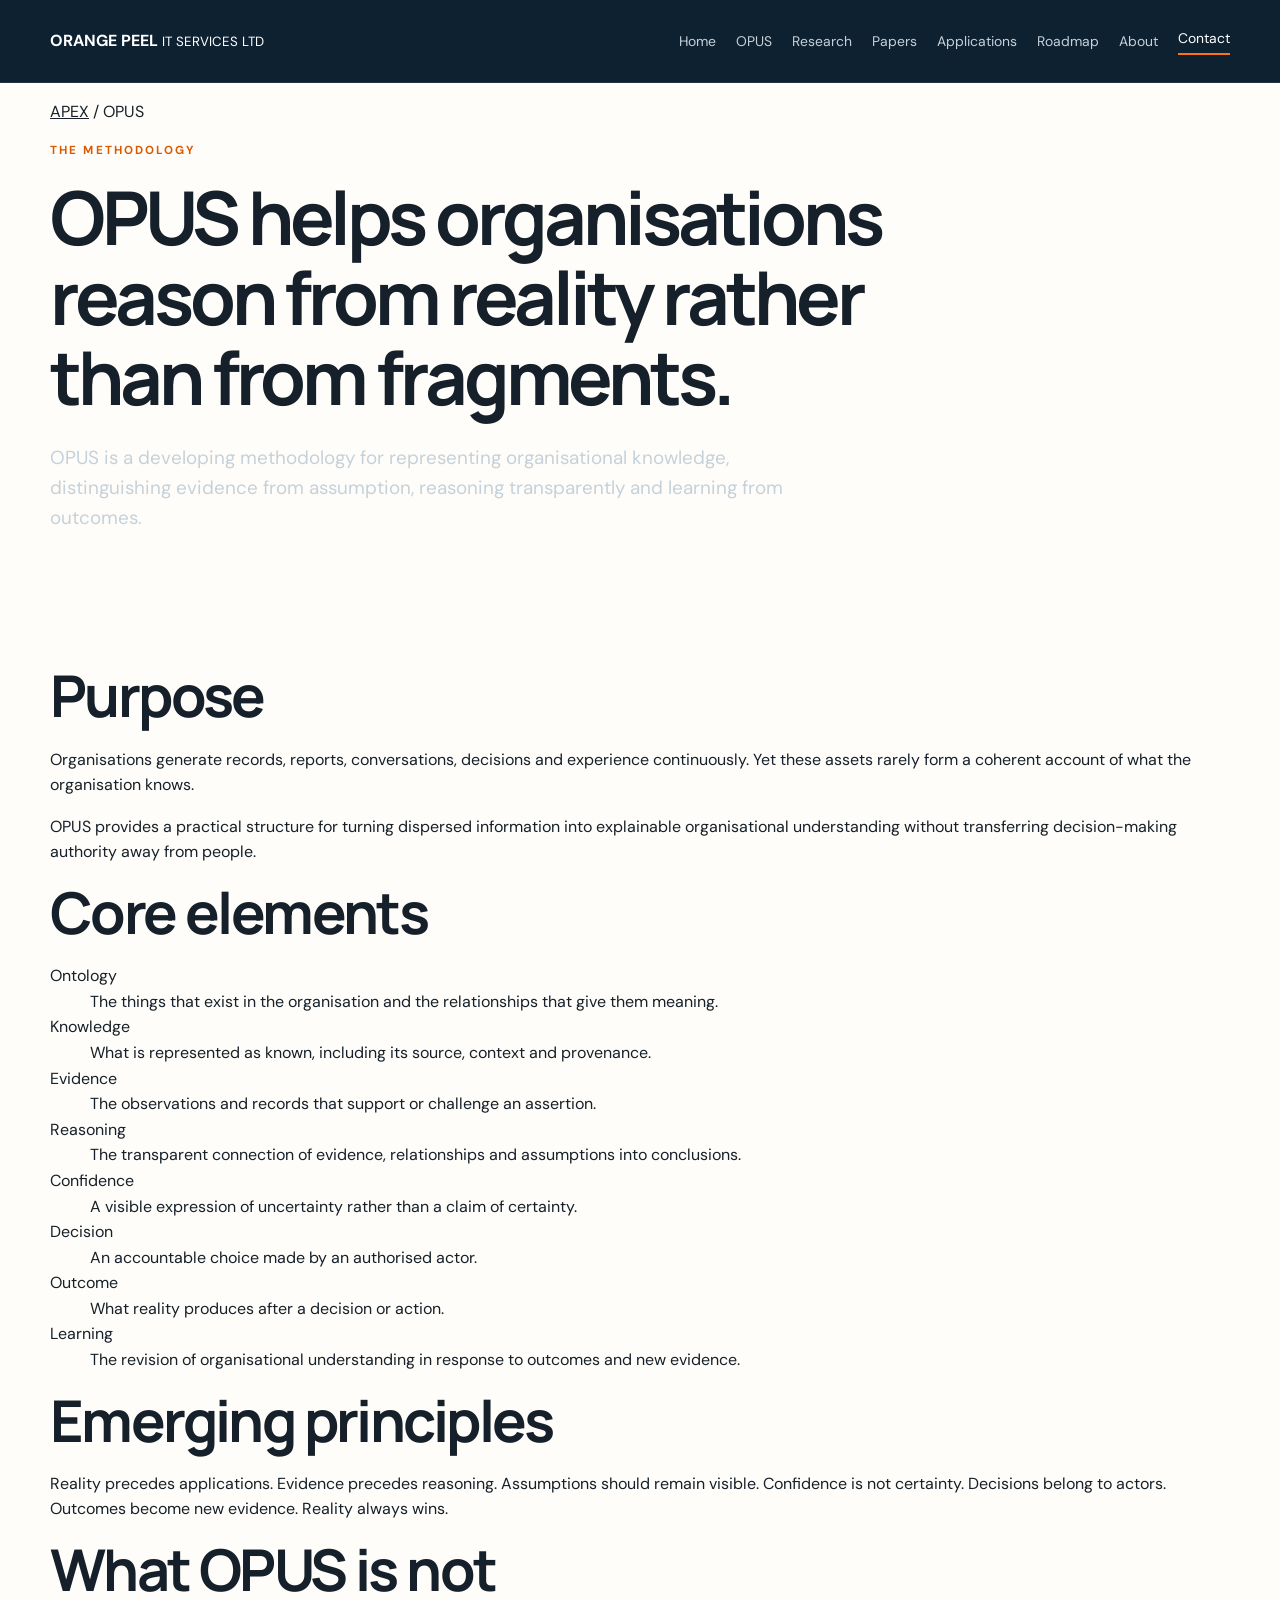
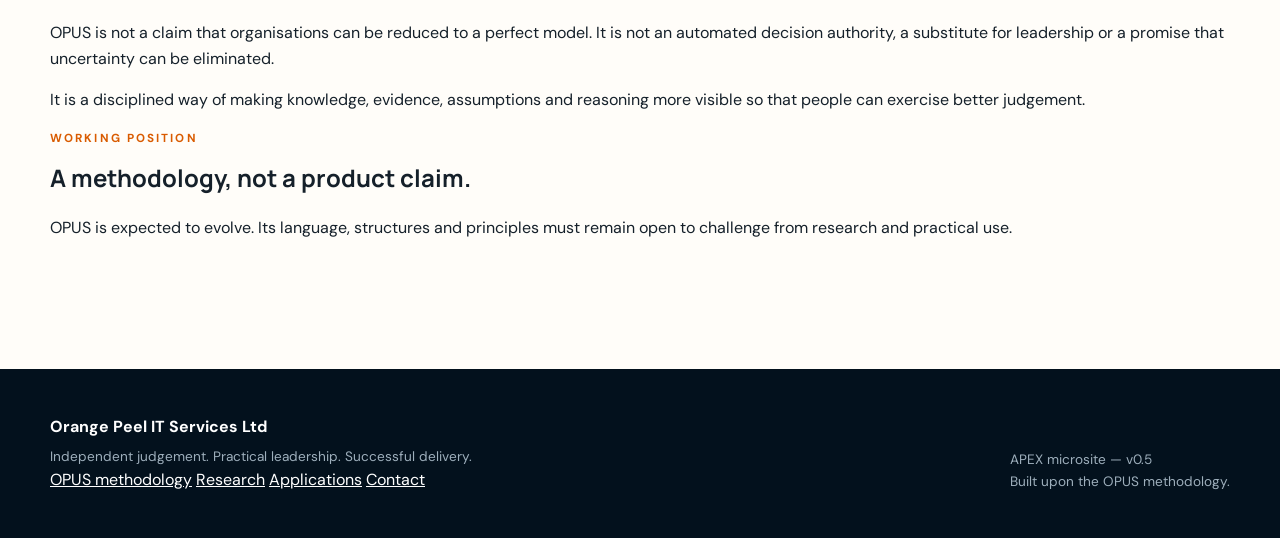
<file: opus.html>
<!doctype html>
<html lang="en-GB">
<head>
  <meta charset="utf-8">
  <meta name="viewport" content="width=device-width, initial-scale=1">
  <title>OPUS Methodology | APEX</title>
  <meta name="description" content="OPUS is a developing methodology for organisational knowledge, evidence, reasoning, confidence and learning.">
  <meta property="og:title" content="OPUS Methodology">
  <meta property="og:description" content="OPUS is a developing methodology for organisational knowledge, evidence, reasoning, confidence and learning.">
  <meta property="og:type" content="website">
  <meta name="theme-color" content="#ef6c21">
  <link rel="stylesheet" href="styles.css">
</head>
<body>
  <a class="skip-link" href="#main">Skip to content</a>
  <header class="site-header">
    <div class="shell nav">
      <a class="brand" href="index.html" aria-label="APEX home">
        <span class="brand-mark" aria-hidden="true">
          <span class="peel peel-one"></span>
          <span class="peel peel-two"></span>
          <span class="peel peel-three"></span>
        </span>
        <span class="brand-copy">
          <strong>ORANGE PEEL</strong>
          <small>IT SERVICES LTD</small>
        </span>
      </a>
      <nav aria-label="Primary navigation">
        <a href="index.html">Home</a><a class="nav-current" href="opus.html">OPUS</a><a href="research.html">Research</a><a href="papers.html">Papers</a><a href="applications.html">Applications</a><a href="roadmap.html">Roadmap</a><a href="about.html">About</a><a class="nav-cta" href="contact.html">Contact</a>
      </nav>
    </div>
  </header>
  <main id="main">
    <section class="page-hero">
      <div class="shell reveal">
        <p class="breadcrumb"><a href="index.html">APEX</a> / OPUS</p>
        <p class="eyebrow">THE METHODOLOGY</p>
        <h1>OPUS helps organisations reason from reality rather than from fragments.</h1>
        <p class="lead">
          OPUS is a developing methodology for representing organisational knowledge,
          distinguishing evidence from assumption, reasoning transparently and learning
          from outcomes.
        </p>
      </div>
    </section>

    <section class="section">
      <div class="shell content-grid">
        <article class="content-main reveal">
          <h2>Purpose</h2>
          <p>
            Organisations generate records, reports, conversations, decisions and
            experience continuously. Yet these assets rarely form a coherent account
            of what the organisation knows.
          </p>
          <p>
            OPUS provides a practical structure for turning dispersed information into
            explainable organisational understanding without transferring decision-making
            authority away from people.
          </p>

          <h2>Core elements</h2>
          <dl class="definition-list">
            <dt>Ontology</dt><dd>The things that exist in the organisation and the relationships that give them meaning.</dd>
            <dt>Knowledge</dt><dd>What is represented as known, including its source, context and provenance.</dd>
            <dt>Evidence</dt><dd>The observations and records that support or challenge an assertion.</dd>
            <dt>Reasoning</dt><dd>The transparent connection of evidence, relationships and assumptions into conclusions.</dd>
            <dt>Confidence</dt><dd>A visible expression of uncertainty rather than a claim of certainty.</dd>
            <dt>Decision</dt><dd>An accountable choice made by an authorised actor.</dd>
            <dt>Outcome</dt><dd>What reality produces after a decision or action.</dd>
            <dt>Learning</dt><dd>The revision of organisational understanding in response to outcomes and new evidence.</dd>
          </dl>

          <h2>Emerging principles</h2>
          <p>
            Reality precedes applications. Evidence precedes reasoning. Assumptions
            should remain visible. Confidence is not certainty. Decisions belong to
            actors. Outcomes become new evidence. Reality always wins.
          </p>

          <h2>What OPUS is not</h2>
          <p>
            OPUS is not a claim that organisations can be reduced to a perfect model.
            It is not an automated decision authority, a substitute for leadership or
            a promise that uncertainty can be eliminated.
          </p>
          <p>
            It is a disciplined way of making knowledge, evidence, assumptions and
            reasoning more visible so that people can exercise better judgement.
          </p>
        </article>
        <aside class="side-note reveal">
          <p class="card-label">WORKING POSITION</p>
          <h3>A methodology, not a product claim.</h3>
          <p>
            OPUS is expected to evolve. Its language, structures and principles must
            remain open to challenge from research and practical use.
          </p>
        </aside>
      </div>
    </section>

  </main>
  <footer>
    <div class="shell footer-inner">
      <div>
        <strong>Orange Peel IT Services Ltd</strong>
        <p>Independent judgement. Practical leadership. Successful delivery.</p>
        <div class="site-footer-links">
          <a href="opus.html">OPUS methodology</a>
          <a href="research.html">Research</a>
          <a href="applications.html">Applications</a>
          <a href="contact.html">Contact</a>
        </div>
      </div>
      <p>
        APEX microsite — v0.5<br>
        Built upon the OPUS methodology.
      </p>
    </div>
  </footer>
  <script src="script.js"></script>
</body>
</html>
</file>
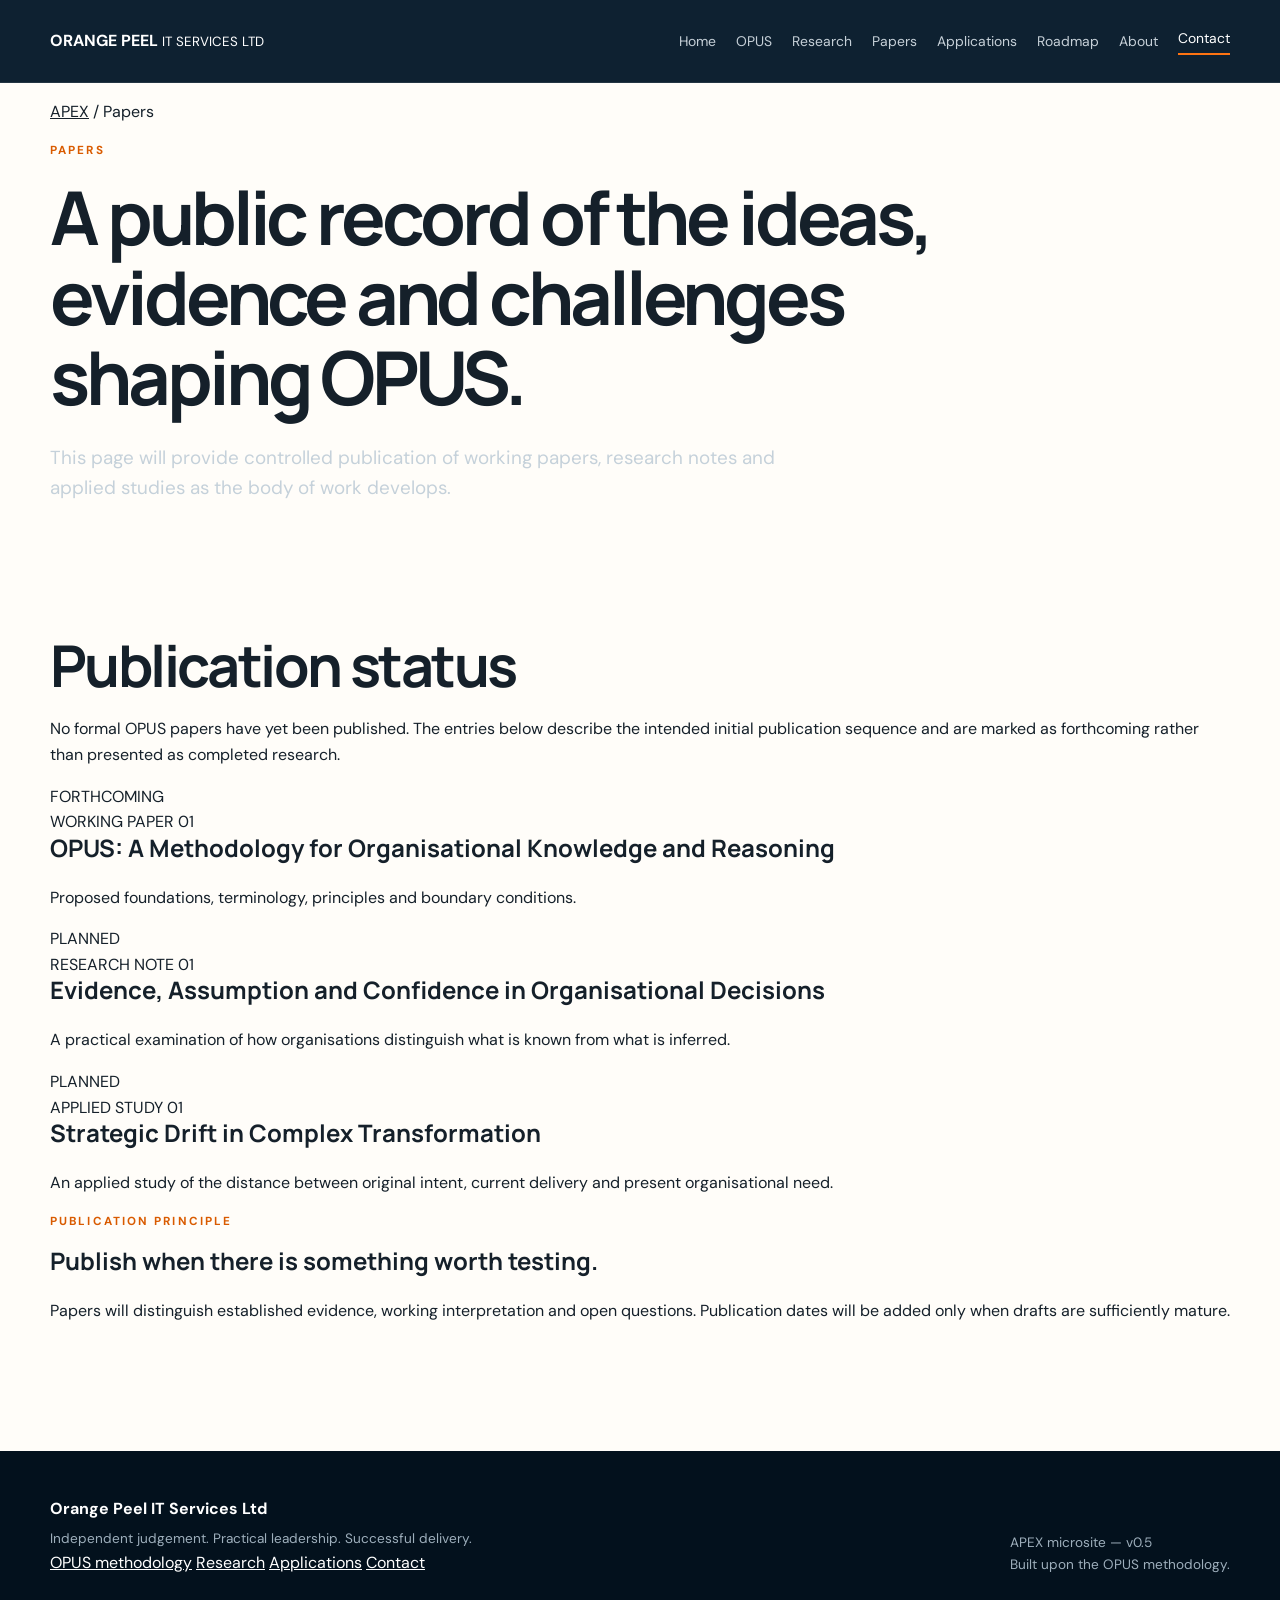
<file: papers.html>
<!doctype html>
<html lang="en-GB">
<head>
  <meta charset="utf-8">
  <meta name="viewport" content="width=device-width, initial-scale=1">
  <title>Papers | APEX</title>
  <meta name="description" content="Working papers, research notes and applied studies supporting the development of OPUS.">
  <meta property="og:title" content="Papers">
  <meta property="og:description" content="Working papers, research notes and applied studies supporting the development of OPUS.">
  <meta property="og:type" content="website">
  <meta name="theme-color" content="#ef6c21">
  <link rel="stylesheet" href="styles.css">
</head>
<body>
  <a class="skip-link" href="#main">Skip to content</a>
  <header class="site-header">
    <div class="shell nav">
      <a class="brand" href="index.html" aria-label="APEX home">
        <span class="brand-mark" aria-hidden="true">
          <span class="peel peel-one"></span>
          <span class="peel peel-two"></span>
          <span class="peel peel-three"></span>
        </span>
        <span class="brand-copy">
          <strong>ORANGE PEEL</strong>
          <small>IT SERVICES LTD</small>
        </span>
      </a>
      <nav aria-label="Primary navigation">
        <a href="index.html">Home</a><a href="opus.html">OPUS</a><a href="research.html">Research</a><a class="nav-current" href="papers.html">Papers</a><a href="applications.html">Applications</a><a href="roadmap.html">Roadmap</a><a href="about.html">About</a><a class="nav-cta" href="contact.html">Contact</a>
      </nav>
    </div>
  </header>
  <main id="main">
    <section class="page-hero">
      <div class="shell reveal">
        <p class="breadcrumb"><a href="index.html">APEX</a> / Papers</p>
        <p class="eyebrow">PAPERS</p>
        <h1>A public record of the ideas, evidence and challenges shaping OPUS.</h1>
        <p class="lead">
          This page will provide controlled publication of working papers, research notes
          and applied studies as the body of work develops.
        </p>
      </div>
    </section>

    <section class="section">
      <div class="shell content-grid">
        <article class="content-main reveal">
          <h2>Publication status</h2>
          <p>
            No formal OPUS papers have yet been published. The entries below describe the
            intended initial publication sequence and are marked as forthcoming rather
            than presented as completed research.
          </p>

          <div class="paper-list">
            <article class="paper-item">
              <div><span class="status">FORTHCOMING</span><div class="paper-meta">WORKING PAPER 01</div></div>
              <div><h3>OPUS: A Methodology for Organisational Knowledge and Reasoning</h3><p>Proposed foundations, terminology, principles and boundary conditions.</p></div>
            </article>
            <article class="paper-item">
              <div><span class="status">PLANNED</span><div class="paper-meta">RESEARCH NOTE 01</div></div>
              <div><h3>Evidence, Assumption and Confidence in Organisational Decisions</h3><p>A practical examination of how organisations distinguish what is known from what is inferred.</p></div>
            </article>
            <article class="paper-item">
              <div><span class="status">PLANNED</span><div class="paper-meta">APPLIED STUDY 01</div></div>
              <div><h3>Strategic Drift in Complex Transformation</h3><p>An applied study of the distance between original intent, current delivery and present organisational need.</p></div>
            </article>
          </div>
        </article>
        <aside class="side-note reveal">
          <p class="card-label">PUBLICATION PRINCIPLE</p>
          <h3>Publish when there is something worth testing.</h3>
          <p>
            Papers will distinguish established evidence, working interpretation and open
            questions. Publication dates will be added only when drafts are sufficiently mature.
          </p>
        </aside>
      </div>
    </section>

  </main>
  <footer>
    <div class="shell footer-inner">
      <div>
        <strong>Orange Peel IT Services Ltd</strong>
        <p>Independent judgement. Practical leadership. Successful delivery.</p>
        <div class="site-footer-links">
          <a href="opus.html">OPUS methodology</a>
          <a href="research.html">Research</a>
          <a href="applications.html">Applications</a>
          <a href="contact.html">Contact</a>
        </div>
      </div>
      <p>
        APEX microsite — v0.5<br>
        Built upon the OPUS methodology.
      </p>
    </div>
  </footer>
  <script src="script.js"></script>
</body>
</html>
</file>
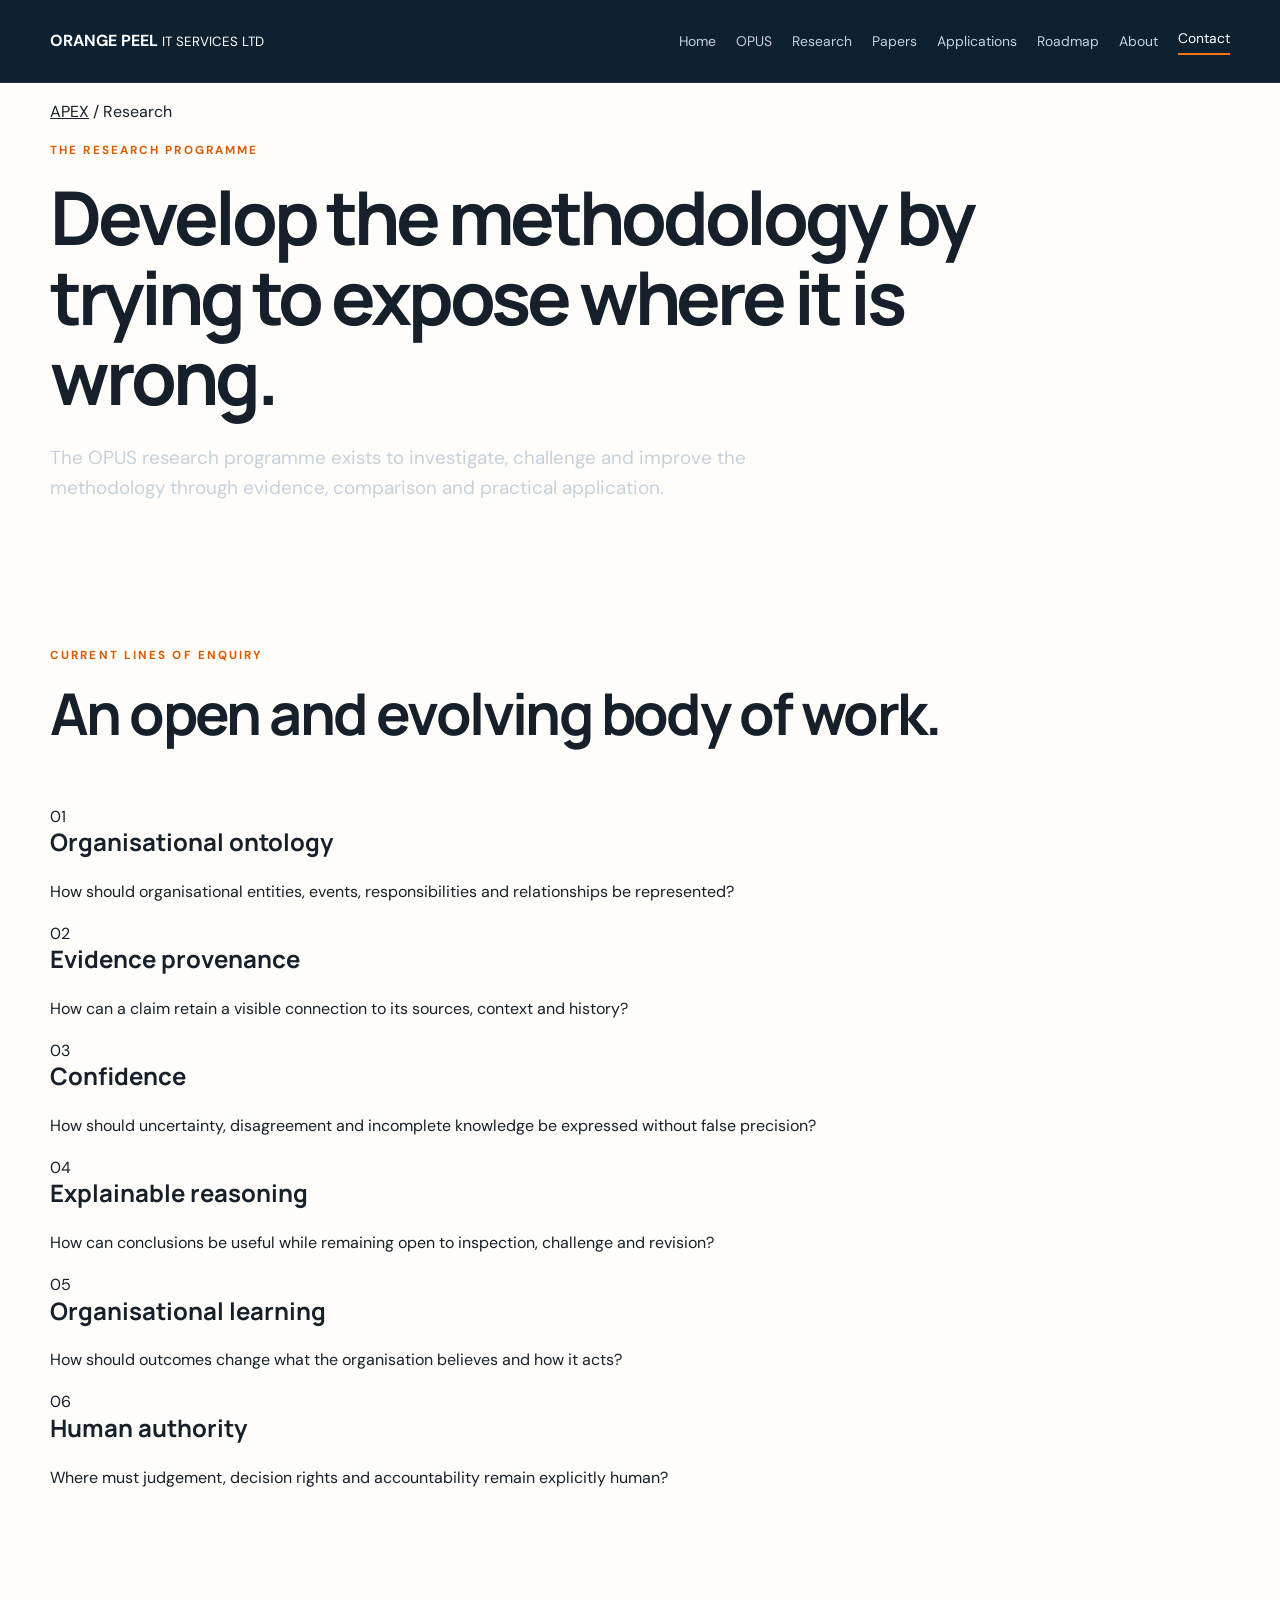
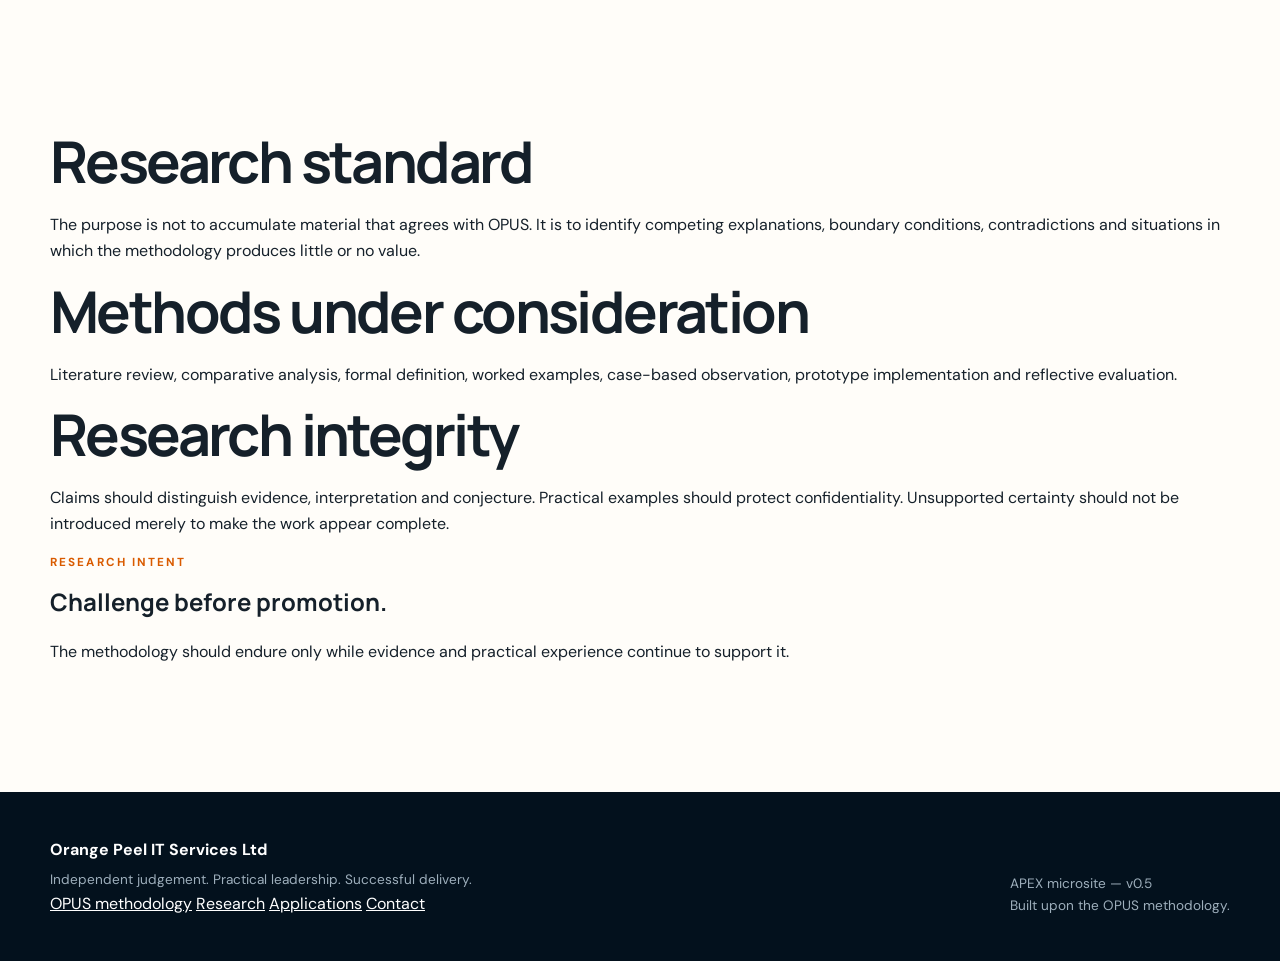
<file: research.html>
<!doctype html>
<html lang="en-GB">
<head>
  <meta charset="utf-8">
  <meta name="viewport" content="width=device-width, initial-scale=1">
  <title>Research | APEX</title>
  <meta name="description" content="The OPUS research programme investigates, challenges and improves the methodology through evidence and practical application.">
  <meta property="og:title" content="Research">
  <meta property="og:description" content="The OPUS research programme investigates, challenges and improves the methodology through evidence and practical application.">
  <meta property="og:type" content="website">
  <meta name="theme-color" content="#ef6c21">
  <link rel="stylesheet" href="styles.css">
</head>
<body>
  <a class="skip-link" href="#main">Skip to content</a>
  <header class="site-header">
    <div class="shell nav">
      <a class="brand" href="index.html" aria-label="APEX home">
        <span class="brand-mark" aria-hidden="true">
          <span class="peel peel-one"></span>
          <span class="peel peel-two"></span>
          <span class="peel peel-three"></span>
        </span>
        <span class="brand-copy">
          <strong>ORANGE PEEL</strong>
          <small>IT SERVICES LTD</small>
        </span>
      </a>
      <nav aria-label="Primary navigation">
        <a href="index.html">Home</a><a href="opus.html">OPUS</a><a class="nav-current" href="research.html">Research</a><a href="papers.html">Papers</a><a href="applications.html">Applications</a><a href="roadmap.html">Roadmap</a><a href="about.html">About</a><a class="nav-cta" href="contact.html">Contact</a>
      </nav>
    </div>
  </header>
  <main id="main">
    <section class="page-hero">
      <div class="shell reveal">
        <p class="breadcrumb"><a href="index.html">APEX</a> / Research</p>
        <p class="eyebrow">THE RESEARCH PROGRAMME</p>
        <h1>Develop the methodology by trying to expose where it is wrong.</h1>
        <p class="lead">
          The OPUS research programme exists to investigate, challenge and improve
          the methodology through evidence, comparison and practical application.
        </p>
      </div>
    </section>

    <section class="section">
      <div class="shell">
        <div class="section-heading reveal">
          <p class="eyebrow">CURRENT LINES OF ENQUIRY</p>
          <h2>An open and evolving body of work.</h2>
        </div>
        <div class="card-grid">
          <article class="info-card reveal"><span>01</span><h3>Organisational ontology</h3><p>How should organisational entities, events, responsibilities and relationships be represented?</p></article>
          <article class="info-card reveal"><span>02</span><h3>Evidence provenance</h3><p>How can a claim retain a visible connection to its sources, context and history?</p></article>
          <article class="info-card reveal"><span>03</span><h3>Confidence</h3><p>How should uncertainty, disagreement and incomplete knowledge be expressed without false precision?</p></article>
          <article class="info-card reveal"><span>04</span><h3>Explainable reasoning</h3><p>How can conclusions be useful while remaining open to inspection, challenge and revision?</p></article>
          <article class="info-card reveal"><span>05</span><h3>Organisational learning</h3><p>How should outcomes change what the organisation believes and how it acts?</p></article>
          <article class="info-card reveal"><span>06</span><h3>Human authority</h3><p>Where must judgement, decision rights and accountability remain explicitly human?</p></article>
        </div>
      </div>
    </section>

    <section class="section origin">
      <div class="shell content-grid">
        <article class="content-main reveal">
          <h2>Research standard</h2>
          <p>
            The purpose is not to accumulate material that agrees with OPUS. It is to
            identify competing explanations, boundary conditions, contradictions and
            situations in which the methodology produces little or no value.
          </p>
          <h2>Methods under consideration</h2>
          <p>
            Literature review, comparative analysis, formal definition, worked examples,
            case-based observation, prototype implementation and reflective evaluation.
          </p>
          <h2>Research integrity</h2>
          <p>
            Claims should distinguish evidence, interpretation and conjecture. Practical
            examples should protect confidentiality. Unsupported certainty should not be
            introduced merely to make the work appear complete.
          </p>
        </article>
        <aside class="side-note reveal">
          <p class="card-label">RESEARCH INTENT</p>
          <h3>Challenge before promotion.</h3>
          <p>
            The methodology should endure only while evidence and practical experience
            continue to support it.
          </p>
        </aside>
      </div>
    </section>

  </main>
  <footer>
    <div class="shell footer-inner">
      <div>
        <strong>Orange Peel IT Services Ltd</strong>
        <p>Independent judgement. Practical leadership. Successful delivery.</p>
        <div class="site-footer-links">
          <a href="opus.html">OPUS methodology</a>
          <a href="research.html">Research</a>
          <a href="applications.html">Applications</a>
          <a href="contact.html">Contact</a>
        </div>
      </div>
      <p>
        APEX microsite — v0.5<br>
        Built upon the OPUS methodology.
      </p>
    </div>
  </footer>
  <script src="script.js"></script>
</body>
</html>
</file>
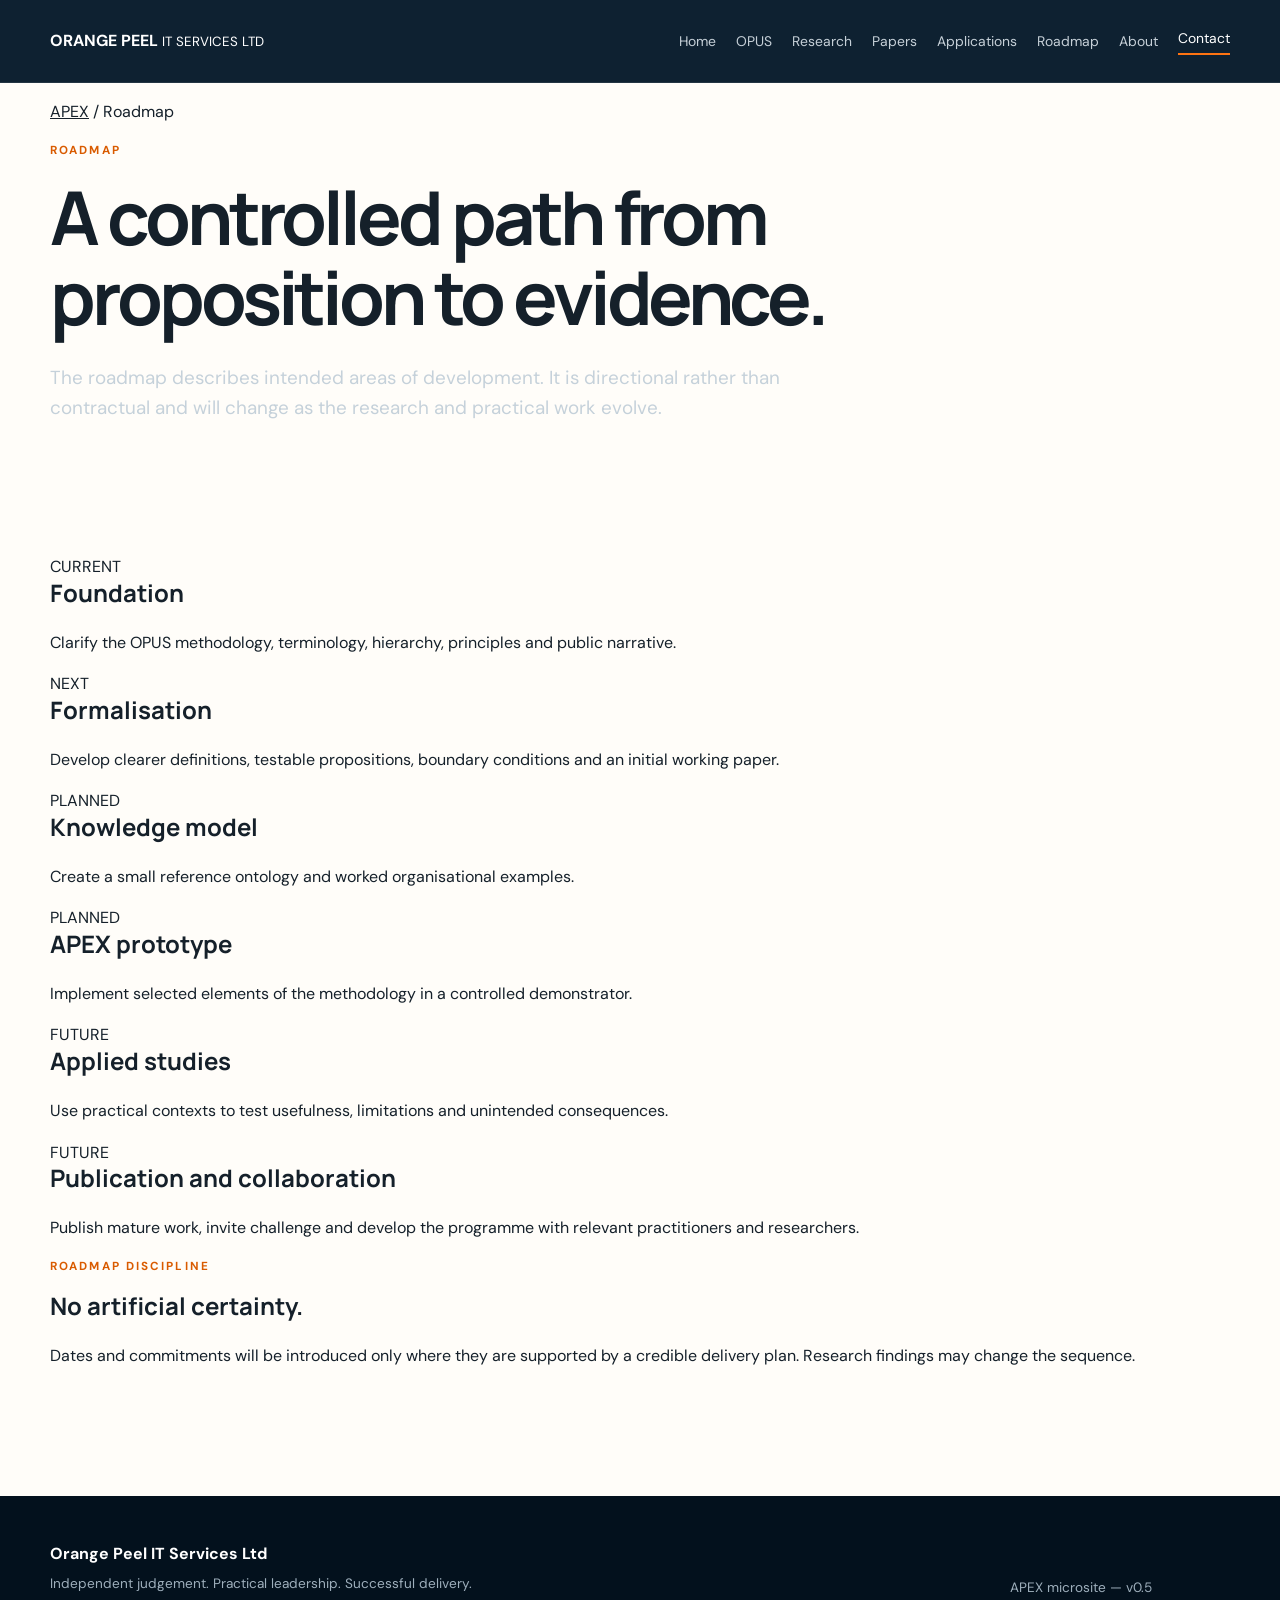
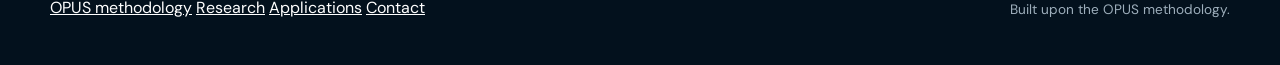
<file: roadmap.html>
<!doctype html>
<html lang="en-GB">
<head>
  <meta charset="utf-8">
  <meta name="viewport" content="width=device-width, initial-scale=1">
  <title>Roadmap | APEX</title>
  <meta name="description" content="A directional roadmap for the OPUS methodology, research programme and APEX implementation.">
  <meta property="og:title" content="Roadmap">
  <meta property="og:description" content="A directional roadmap for the OPUS methodology, research programme and APEX implementation.">
  <meta property="og:type" content="website">
  <meta name="theme-color" content="#ef6c21">
  <link rel="stylesheet" href="styles.css">
</head>
<body>
  <a class="skip-link" href="#main">Skip to content</a>
  <header class="site-header">
    <div class="shell nav">
      <a class="brand" href="index.html" aria-label="APEX home">
        <span class="brand-mark" aria-hidden="true">
          <span class="peel peel-one"></span>
          <span class="peel peel-two"></span>
          <span class="peel peel-three"></span>
        </span>
        <span class="brand-copy">
          <strong>ORANGE PEEL</strong>
          <small>IT SERVICES LTD</small>
        </span>
      </a>
      <nav aria-label="Primary navigation">
        <a href="index.html">Home</a><a href="opus.html">OPUS</a><a href="research.html">Research</a><a href="papers.html">Papers</a><a href="applications.html">Applications</a><a class="nav-current" href="roadmap.html">Roadmap</a><a href="about.html">About</a><a class="nav-cta" href="contact.html">Contact</a>
      </nav>
    </div>
  </header>
  <main id="main">
    <section class="page-hero">
      <div class="shell reveal">
        <p class="breadcrumb"><a href="index.html">APEX</a> / Roadmap</p>
        <p class="eyebrow">ROADMAP</p>
        <h1>A controlled path from proposition to evidence.</h1>
        <p class="lead">
          The roadmap describes intended areas of development. It is directional rather
          than contractual and will change as the research and practical work evolve.
        </p>
      </div>
    </section>

    <section class="section">
      <div class="shell content-grid">
        <article class="content-main reveal">
          <div class="timeline">
            <section class="timeline-item">
              <span class="status">CURRENT</span>
              <h3>Foundation</h3>
              <p>Clarify the OPUS methodology, terminology, hierarchy, principles and public narrative.</p>
            </section>
            <section class="timeline-item">
              <span class="status">NEXT</span>
              <h3>Formalisation</h3>
              <p>Develop clearer definitions, testable propositions, boundary conditions and an initial working paper.</p>
            </section>
            <section class="timeline-item">
              <span class="status">PLANNED</span>
              <h3>Knowledge model</h3>
              <p>Create a small reference ontology and worked organisational examples.</p>
            </section>
            <section class="timeline-item">
              <span class="status">PLANNED</span>
              <h3>APEX prototype</h3>
              <p>Implement selected elements of the methodology in a controlled demonstrator.</p>
            </section>
            <section class="timeline-item">
              <span class="status">FUTURE</span>
              <h3>Applied studies</h3>
              <p>Use practical contexts to test usefulness, limitations and unintended consequences.</p>
            </section>
            <section class="timeline-item">
              <span class="status">FUTURE</span>
              <h3>Publication and collaboration</h3>
              <p>Publish mature work, invite challenge and develop the programme with relevant practitioners and researchers.</p>
            </section>
          </div>
        </article>
        <aside class="side-note reveal">
          <p class="card-label">ROADMAP DISCIPLINE</p>
          <h3>No artificial certainty.</h3>
          <p>
            Dates and commitments will be introduced only where they are supported by a
            credible delivery plan. Research findings may change the sequence.
          </p>
        </aside>
      </div>
    </section>

  </main>
  <footer>
    <div class="shell footer-inner">
      <div>
        <strong>Orange Peel IT Services Ltd</strong>
        <p>Independent judgement. Practical leadership. Successful delivery.</p>
        <div class="site-footer-links">
          <a href="opus.html">OPUS methodology</a>
          <a href="research.html">Research</a>
          <a href="applications.html">Applications</a>
          <a href="contact.html">Contact</a>
        </div>
      </div>
      <p>
        APEX microsite — v0.5<br>
        Built upon the OPUS methodology.
      </p>
    </div>
  </footer>
  <script src="script.js"></script>
</body>
</html>
</file>
<file: styles.css>
@import url('https://fonts.googleapis.com/css2?family=DM+Sans:wght@400;500;600;700&family=Manrope:wght@600;700;800&display=swap');

:root {
  --orange: #ff7412;
  --orange-deep: #d95b00;
  --orange-soft: #ffb16f;
  --navy: #071a2b;
  --navy-soft: #0d263d;
  --navy-light: #183a55;
  --ink: #15202a;
  --muted: #596875;
  --cream: #f3efe7;
  --paper: #fffdf9;
  --line: #d9d4cc;
  --white: #ffffff;
  --success: #5eae83;
  --warning: #ffd27a;
  --max: 1180px;
}

* { box-sizing: border-box; }
[hidden] { display: none !important; }
html { scroll-behavior: smooth; }
body {
  margin: 0;
  color: var(--ink);
  background: var(--paper);
  font-family: "DM Sans", Arial, sans-serif;
  line-height: 1.6;
}
a { color: inherit; }
button, input, textarea { font: inherit; }
button, a { -webkit-tap-highlight-color: transparent; }
button:focus-visible, a:focus-visible, input:focus-visible, textarea:focus-visible {
  outline: 3px solid var(--orange);
  outline-offset: 4px;
}
img { max-width: 100%; }
.skip-link { position: absolute; left: -9999px; top: 0; }
.skip-link:focus { left: 1rem; top: 1rem; background: white; padding: .75rem 1rem; z-index: 1000; }
.shell { width: min(calc(100% - 3rem), var(--max)); margin: 0 auto; }
.narrow { max-width: 880px; }

.site-header {
  position: sticky;
  top: 0;
  z-index: 30;
  color: white;
  background: rgba(7,26,43,.97);
  border-bottom: 1px solid rgba(255,255,255,.09);
  backdrop-filter: blur(14px);
}
.nav { min-height: 82px; display: flex; align-items: center; justify-content: space-between; gap: 2rem; }
.brand { display: inline-flex; align-items: center; text-decoration: none; }
.brand img { display: block; width: 255px; height: auto; }
nav { display: flex; align-items: center; gap: 1.25rem; }
nav a { text-decoration: none; font-size: .87rem; color: #c6d0d8; }
nav a:hover { color: white; }
.nav-cta { color: white; border-bottom: 2px solid var(--orange); padding-bottom: .2rem; }

.hero {
  min-height: 780px;
  display: grid;
  align-items: center;
  overflow: hidden;
  position: relative;
  color: white;
  background:
    radial-gradient(circle at 78% 28%, rgba(255,116,18,.23), transparent 26%),
    radial-gradient(circle at 16% 88%, rgba(35,96,138,.42), transparent 34%),
    linear-gradient(145deg, var(--navy), #091f34 58%, #0b2943);
}
.hero::after { content: ""; position: absolute; width: 600px; height: 600px; border: 1px solid rgba(255,116,18,.18); border-radius: 50%; right: -250px; bottom: -300px; }
.hero-grid { display: grid; grid-template-columns: 1.25fr .75fr; gap: 4.5rem; align-items: center; position: relative; z-index: 1; padding: 7rem 0 5rem; }
.eyebrow, .comparison-label, .card-label, .maturity-label, .relationship-kicker { color: var(--orange-deep); font-weight: 700; letter-spacing: .18em; font-size: .73rem; margin-bottom: 1.1rem; text-transform: uppercase; }
.light { color: var(--orange-soft); }
h1, h2, h3, h4 { font-family: "Manrope", Arial, sans-serif; line-height: 1.08; margin-top: 0; }
h1 { font-size: clamp(3rem, 5.8vw, 5.7rem); max-width: 940px; letter-spacing: -.055em; margin-bottom: 1.6rem; }
h2 { font-size: clamp(2.35rem, 4.5vw, 4.35rem); letter-spacing: -.045em; margin-bottom: 1.25rem; }
h3 { font-size: 1.5rem; }
h4 { font-size: 1.08rem; }
.lead { font-size: 1.18rem; max-width: 790px; color: #c5d1da; }
.version-pill { display: inline-flex; align-items: center; gap: .8rem; margin-bottom: 1.7rem; padding: .55rem .8rem; border: 1px solid rgba(255,255,255,.2); background: rgba(255,255,255,.06); text-decoration: none; font-size: .78rem; }
.version-pill span { color: var(--navy); background: var(--orange); padding: .22rem .42rem; font-weight: 800; }
.version-pill strong { color: #d9e2e9; font-weight: 600; }
.hero-actions { display: flex; flex-wrap: wrap; gap: .8rem; margin-top: 2.2rem; }
.button { display: inline-flex; align-items: center; justify-content: center; text-decoration: none; padding: .95rem 1.25rem; border-radius: 3px; font-weight: 700; border: 0; cursor: pointer; }
.button-primary { background: var(--orange); color: var(--navy); }
.button-primary:hover { background: #ff922e; }
.button-secondary { border: 1px solid #93a5b3; color: white; background: transparent; }
.button-secondary:hover { border-color: white; }
.button-secondary.dark { color: var(--navy); border-color: #8d9aa4; }
.button-secondary.dark:hover { border-color: var(--navy); }
.button-light { background: white; color: var(--navy); }
.status-line { margin-top: 1.5rem; color: #91a3b1; font-size: .87rem; }
.question-card { background: rgba(255,255,255,.06); border: 1px solid rgba(255,255,255,.16); padding: 2.3rem; box-shadow: 24px 24px 0 rgba(255,116,18,.18); }
.question-card > p { color: var(--orange-soft); font-size: .72rem; letter-spacing: .16em; font-weight: 700; }
.question-card blockquote { margin: 1.2rem 0 1.5rem; font: 700 1.75rem/1.3 "Manrope", sans-serif; }
.question-card span { color: #bfcbd4; font-size: .92rem; }

.statement { background: var(--orange); padding: 5.2rem 0; color: var(--navy); text-align: center; }
.statement p { margin: 0 0 .5rem; font-size: 1.2rem; }
.statement h2 { margin-bottom: 0; font-size: clamp(2.35rem, 5vw, 4.8rem); }

.section { padding: 7rem 0; }
.section-heading { max-width: 940px; margin-bottom: 3.7rem; }
.section-heading > p:last-child { font-size: 1.12rem; color: var(--muted); max-width: 820px; }
.problem-grid { display: grid; grid-template-columns: 1fr 1fr; gap: 5rem; align-items: start; }
.prose { font-size: 1.08rem; color: var(--muted); }
.prose p:first-child { color: var(--ink); font-size: 1.25rem; }
.drift-card { background: var(--cream); padding: 2.3rem; border-left: 5px solid var(--orange); }
.drift-line { display: grid; grid-template-columns: 125px 1fr; gap: 1rem; margin: 1.55rem 0; align-items: center; }
.drift-line span { grid-row: 1; font-size: .82rem; color: var(--muted); }
.drift-line i { grid-column: 2; display: block; height: 5px; width: 55%; background: var(--orange); }
.drift-line i.long { width: 92%; background: var(--ink); }
.drift-line i.short { width: 38%; background: #9ea8ac; }
.drift-line strong { grid-column: 1 / -1; font-size: .95rem; }
.drift-conclusion { margin: 2rem 0 0; padding-top: 1.4rem; border-top: 1px solid var(--line); font: 700 1.4rem "Manrope", sans-serif; }
.illustrative-drift { margin-top: 3rem; padding: 2rem; display: grid; grid-template-columns: .42fr 1.58fr; gap: 2rem; background: #fff7eb; border: 1px solid #f2cda8; border-left: 6px solid var(--orange); }
.illustrative-drift p { margin: 0; color: var(--muted); }
.illustrative-drift strong { display: block; font: 700 1.4rem "Manrope", sans-serif; margin-bottom: .6rem; }

.section-dark { background: var(--navy); color: white; }
.section-dark .section-heading > p:last-child { color: #afbdc8; }
.relationship-grid { display: grid; grid-template-columns: 1fr auto 1fr; gap: 2rem; align-items: stretch; }
.relationship-card { padding: 2.4rem; background: var(--navy-soft); border: 1px solid #284359; }
.relationship-card.product { border-top: 5px solid var(--orange); }
.relationship-card h3 { font-size: 3rem; margin-bottom: 1rem; }
.relationship-card > p:not(.relationship-kicker) { color: #c3ced6; }
.relationship-card ul { padding-left: 1.2rem; color: #aebdc8; }
.relationship-card li { margin: .7rem 0; }
.relationship-arrow { align-self: center; display: grid; justify-items: center; gap: .35rem; color: #94a7b5; text-transform: uppercase; letter-spacing: .13em; font-size: .65rem; }
.relationship-arrow b { color: var(--orange); font-size: 2.5rem; }
.evolution { margin-top: 3rem; display: grid; grid-template-columns: repeat(5, 1fr); gap: 1px; background: #304a5e; border: 1px solid #304a5e; }
.evolution div { min-height: 180px; padding: 1.4rem; background: var(--navy); display: flex; flex-direction: column; }
.evolution div.current { background: var(--navy-soft); box-shadow: inset 0 5px 0 var(--orange); }
.evolution span { color: var(--orange-soft); font-size: .72rem; }
.evolution strong { margin-top: auto; font: 700 1.05rem "Manrope", sans-serif; }
.evolution small { color: #9fb0bd; margin-top: .45rem; }

.research { background: #f3f0ea; }
.research-metrics { display: grid; grid-template-columns: repeat(5, 1fr); gap: 1px; background: var(--line); border: 1px solid var(--line); }
.research-metrics article { min-height: 175px; padding: 1.6rem; background: white; display: flex; flex-direction: column; justify-content: space-between; }
.research-metrics strong { color: var(--orange-deep); font: 800 clamp(2.6rem, 5vw, 4rem) "Manrope", sans-serif; }
.research-metrics span { color: var(--muted); }
.concept-groups { margin-top: 2rem; display: grid; grid-template-columns: repeat(4, 1fr); gap: 1rem; }
.concept-groups div { padding: 1.4rem; background: var(--paper); border: 1px solid var(--line); }
.concept-groups span { color: var(--orange-deep); font-size: .72rem; text-transform: uppercase; letter-spacing: .13em; font-weight: 700; }
.concept-groups p { margin-bottom: 0; font-weight: 600; }

.reasoning-section { overflow: hidden; }
.reasoning-journey { padding: 2rem; background: var(--navy-soft); border: 1px solid #2c465a; }
.reasoning-track { position: relative; display: grid; grid-template-columns: repeat(6, 1fr); gap: .8rem; padding-bottom: 2rem; }
.reasoning-track::before { content: ""; position: absolute; left: 5%; right: 5%; top: 42px; height: 2px; background: #375268; }
.reasoning-node { position: relative; z-index: 2; appearance: none; border: 0; color: white; background: transparent; text-align: center; cursor: pointer; padding: 0 .2rem; }
.node-icon { width: 84px; height: 84px; margin: 0 auto 1rem; border-radius: 50%; display: grid; place-items: center; color: #c9d5dd; background: var(--navy); border: 2px solid #436079; font: 800 1.1rem "Manrope", sans-serif; transition: background .3s ease, color .3s ease, border .3s ease, transform .3s ease; }
.reasoning-node strong { display: block; font-size: .9rem; }
.reasoning-node small { display: block; margin-top: .35rem; color: #8fa4b3; }
.reasoning-node.is-active .node-icon { color: var(--navy); background: var(--orange); border-color: var(--orange); transform: scale(1.08); }
.reasoning-node.is-active small { color: #d6e0e7; }
.reasoning-pulse { --flow-position: 5%; position: absolute; top: 35px; left: var(--flow-position); width: 16px; height: 16px; border-radius: 50%; background: white; box-shadow: 0 0 0 7px rgba(255,116,18,.26); transform: translateX(-50%); transition: left .6s ease; z-index: 1; }
.reasoning-detail { min-height: 245px; padding: 2.2rem; background: var(--navy); border-left: 5px solid var(--orange); }
.reasoning-detail h3 { font-size: clamp(1.8rem, 3vw, 2.7rem); margin-bottom: .8rem; }
.reasoning-detail > p:not(.comparison-label) { color: #b8c6d0; max-width: 850px; }
.qualifying-questions { display: flex; flex-wrap: wrap; gap: .55rem; margin-top: 1.5rem; }
.qualifying-questions span { padding: .55rem .7rem; border: 1px solid #3c586d; color: #c8d3db; font-size: .82rem; }
.noscript-note { color: #c2ced6; }

.organisation-iq { background: white; }
.iq-grid { display: grid; grid-template-columns: repeat(3, 1fr); gap: 1px; background: var(--line); border: 1px solid var(--line); }
.iq-grid article { min-height: 235px; padding: 1.8rem; background: var(--paper); }
.iq-grid span { color: var(--orange-deep); text-transform: uppercase; letter-spacing: .13em; font-size: .7rem; font-weight: 700; }
.iq-grid h3 { margin-top: 2.7rem; }
.iq-grid p { color: var(--muted); }
.qualification-band { margin-top: 2rem; padding: 1.4rem; display: flex; flex-wrap: wrap; gap: .6rem; align-items: center; background: var(--cream); border-left: 5px solid var(--orange); }
.qualification-band strong { margin-right: 1rem; }
.qualification-band span { padding: .45rem .6rem; background: white; border: 1px solid var(--line); font-size: .8rem; }

.case-study-section { background: var(--cream); }
.case-study-layout { display: grid; grid-template-columns: 1.05fr .95fr; gap: 1.5rem; align-items: stretch; }
.case-selector { display: grid; gap: .7rem; }
.case-option { width: 100%; appearance: none; border: 1px solid var(--line); background: white; display: grid; grid-template-columns: 54px 1fr; gap: 1rem; padding: 1.25rem; text-align: left; cursor: pointer; }
.case-option > span { color: var(--orange-deep); font: 800 .82rem "Manrope", sans-serif; }
.case-option small { display: block; color: var(--muted); text-transform: uppercase; letter-spacing: .12em; font-size: .66rem; margin-bottom: .35rem; }
.case-option strong { display: block; font: 700 1.12rem "Manrope", sans-serif; }
.case-option p { margin: .4rem 0 0; color: var(--muted); font-size: .88rem; }
.case-option.is-active { border-color: var(--navy); box-shadow: inset 5px 0 0 var(--orange); background: #fffdf9; }
.case-preview { padding: 2.4rem; color: white; background: var(--navy); border-top: 6px solid var(--orange); }
.case-preview .maturity-label { color: var(--orange-soft); }
.case-preview .case-actor { color: #91a6b5; font-size: .72rem; letter-spacing: .12em; text-transform: uppercase; }
.case-preview h3 { font-size: 2.5rem; margin-bottom: .5rem; }
.case-preview h4 { color: #bed0dc; }
.case-preview > p:not(.maturity-label):not(.case-actor) { color: #b8c5cf; }
.case-outcome { margin: 1.8rem 0; padding: 1.2rem 0; border-top: 1px solid #355064; border-bottom: 1px solid #355064; }
.case-outcome span { display: block; color: #91a6b5; font-size: .72rem; text-transform: uppercase; letter-spacing: .12em; }
.case-outcome strong { display: block; color: var(--orange); font: 700 1.3rem "Manrope", sans-serif; margin-top: .35rem; }
.loading-note { color: var(--muted); }

.northstar { background: white; }
.case-heading { display: grid; grid-template-columns: 1.25fr .75fr; gap: 3rem; align-items: center; margin-bottom: 3rem; }
.case-heading > div:first-child > p:last-child { color: var(--muted); font-size: 1.08rem; }
.case-answer { padding: 2rem; color: white; background: var(--navy); border-left: 6px solid var(--orange); }
.case-answer span { color: var(--orange-soft); font-size: .7rem; letter-spacing: .14em; font-weight: 700; }
.case-answer strong { display: block; color: var(--orange); font: 800 2.3rem "Manrope", sans-serif; margin: .8rem 0; }
.case-answer small { color: #c0cbd3; }
.actor-grid { display: grid; grid-template-columns: repeat(4, 1fr); gap: 1px; background: var(--line); border: 1px solid var(--line); }
.actor-grid article { padding: 1.5rem; background: var(--paper); }
.actor-grid span { color: var(--orange-deep); text-transform: uppercase; letter-spacing: .12em; font-size: .66rem; }
.actor-grid strong { display: block; margin: 1.7rem 0 .6rem; font: 700 1rem "Manrope", sans-serif; }
.actor-grid p { color: var(--muted); font-size: .88rem; }
.business-voice { margin: 3rem 0; padding: 2.3rem; display: grid; grid-template-columns: .9fr 1.1fr; gap: 3rem; align-items: center; background: #fff7eb; border-left: 6px solid var(--orange); }
.business-voice h3 { font-size: 2rem; }
.business-voice > p { color: var(--muted); }
.northstar-proof { display: grid; grid-template-columns: repeat(6, 1fr); gap: 1px; background: #294258; border: 1px solid #294258; }
.northstar-proof article { min-height: 145px; padding: 1.25rem; color: white; background: var(--navy); display: flex; flex-direction: column; justify-content: space-between; }
.northstar-proof strong { color: var(--orange); font: 800 2.2rem "Manrope", sans-serif; }
.northstar-proof span { color: #afbfca; font-size: .82rem; }
.northstar-tabs { margin-top: 2rem; border: 1px solid var(--line); }
.walkthrough-tabs { display: grid; grid-template-columns: repeat(4, 1fr); border-bottom: 1px solid var(--line); }
.walkthrough-tabs button { appearance: none; border: 0; border-right: 1px solid var(--line); background: #f7f4ee; color: var(--muted); padding: 1rem; font: 700 .88rem "DM Sans", sans-serif; cursor: pointer; }
.walkthrough-tabs button:last-child { border-right: 0; }
.walkthrough-tabs button[aria-selected="true"] { background: var(--navy); color: white; box-shadow: inset 0 -4px 0 var(--orange); }
.northstar-panel { min-height: 330px; padding: 2.5rem; }
.condition-groups { display: grid; grid-template-columns: repeat(3, 1fr); gap: 1rem; }
.condition-groups div { padding: 1.5rem; background: var(--cream); border-top: 4px solid var(--orange); }
.condition-groups p { color: var(--muted); }
.authority-grid { display: grid; grid-template-columns: repeat(2, 1fr); gap: 1rem; }
.authority-grid span { padding: 1.2rem; background: var(--cream); border-left: 4px solid var(--orange); color: var(--muted); }
.authority-grid b { display: block; color: var(--ink); margin-bottom: .4rem; }
.support-list { margin: 0; padding: 0; list-style: none; display: grid; grid-template-columns: repeat(2, 1fr); gap: 1px; background: var(--line); border: 1px solid var(--line); }
.support-list li { padding: 1.3rem; background: white; display: grid; grid-template-columns: 45px 1fr; gap: .8rem; }
.support-list span { color: var(--orange-deep); font-size: .72rem; font-weight: 700; }
.support-list p { margin: 0; color: var(--muted); }
.decision-brief { display: grid; grid-template-columns: repeat(2, 1fr); gap: 1px; background: var(--line); border: 1px solid var(--line); }
.decision-brief > div { padding: 1.3rem; background: white; }
.decision-brief .brief-header { grid-column: 1 / -1; color: white; background: var(--navy); }
.brief-header span { color: var(--orange-soft); font-size: .7rem; letter-spacing: .14em; }
.brief-header strong { display: block; color: var(--orange); font: 800 2rem "Manrope", sans-serif; margin: .5rem 0; }
.brief-header small { color: #c2cfd8; }
.decision-brief > div:not(.brief-header) span { color: var(--orange-deep); text-transform: uppercase; font-size: .68rem; letter-spacing: .12em; font-weight: 700; }
.decision-brief p { color: var(--muted); }
.boundary { margin-top: 1.4rem; padding: 1.2rem 1.4rem; background: #fff8ed; border-left: 4px solid var(--orange); color: var(--muted); }

.capability-section { background: var(--navy); color: white; }
.capability-grid { display: grid; grid-template-columns: repeat(4, 1fr); gap: 1px; background: #365064; border: 1px solid #365064; }
.capability { padding: 2rem; background: var(--navy); min-height: 280px; }
.capability span { color: var(--orange-soft); font-size: .75rem; }
.capability h3 { margin-top: 4.5rem; }
.capability p { color: #b7c4cd; font-size: .94rem; }

.interview-section { background: #f0ede7; }
.interview-layout { display: grid; grid-template-columns: .8fr 1.2fr; gap: 4rem; align-items: start; }
.interview-principles { display: flex; flex-wrap: wrap; gap: .5rem; }
.interview-principles span { padding: .5rem .65rem; border: 1px solid var(--line); background: white; font-size: .78rem; }
.case-interview { padding: 2.2rem; background: white; border: 1px solid var(--line); }
.interview-progress { display: flex; gap: 1rem; align-items: center; margin-bottom: 2.2rem; color: var(--muted); font-size: .78rem; }
.interview-progress i { flex: 1; height: 5px; background: var(--line); overflow: hidden; }
.interview-progress b { display: block; height: 100%; width: 14%; background: var(--orange); transition: width .3s ease; }
.interview-step { border: 0; padding: 0; margin: 0; min-height: 275px; }
.interview-step legend { font: 700 1.8rem/1.2 "Manrope", sans-serif; margin-bottom: .8rem; }
.interview-step > p { color: var(--muted); }
.interview-step label span { display: block; margin: 1.4rem 0 .5rem; color: var(--orange-deep); font-weight: 700; font-size: .82rem; }
.interview-step input, .interview-step textarea { width: 100%; padding: .9rem; border: 1px solid #9ca8b1; background: var(--paper); color: var(--ink); resize: vertical; }
.interview-actions { display: flex; justify-content: space-between; gap: 1rem; margin-top: 1.5rem; }
.interview-actions button:disabled { opacity: .45; cursor: not-allowed; }
.interview-summary { padding-top: .5rem; }
.interview-summary dl { margin: 0; }
.interview-summary dl div { display: grid; grid-template-columns: 150px 1fr; gap: 1rem; padding: .9rem 0; border-bottom: 1px solid var(--line); }
.interview-summary dt { color: var(--orange-deep); font-weight: 700; }
.interview-summary dd { margin: 0; color: var(--muted); white-space: pre-wrap; }
.summary-actions { display: flex; gap: .7rem; flex-wrap: wrap; margin-top: 1.5rem; }
.interview-summary small { display: block; margin-top: 1rem; color: var(--muted); }

.roadmap { background: white; }
.roadmap-list { border-top: 1px solid var(--line); }
.roadmap-list div { display: grid; grid-template-columns: 130px 1fr; gap: 2rem; padding: 1.35rem 0; border-bottom: 1px solid var(--line); align-items: center; }
.roadmap-list span { font-size: .76rem; text-transform: uppercase; letter-spacing: .12em; color: var(--muted); }
.roadmap-list .done span { color: #37785c; }
.roadmap-list .current { border-left: 5px solid var(--orange); padding-left: 1rem; background: var(--cream); }
.roadmap-list .current span, .roadmap-list .next span { color: var(--orange-deep); font-weight: 700; }

.principle { text-align: center; background: var(--cream); }
.principle p:last-child { font-size: 1.2rem; color: var(--muted); }
.conversation { background: var(--orange); color: var(--navy); padding: 7rem 0; text-align: center; }
.conversation-inner { max-width: 850px; }
.conversation-inner > p:not(.eyebrow) { font-size: 1.15rem; margin-bottom: 2rem; }
footer { background: #03111d; color: white; padding: 2.8rem 0; }
.footer-inner { display: flex; justify-content: space-between; gap: 2rem; align-items: end; }
.footer-brand img { width: 250px; }
.footer-inner p { color: #9eafbc; margin: .4rem 0 0; font-size: .85rem; }
.footer-release { text-align: right; }
.footer-release strong { color: var(--orange); }

.reveal { opacity: 0; transform: translateY(18px); transition: opacity .7s ease, transform .7s ease; }
.reveal.visible { opacity: 1; transform: none; }

@media (max-width: 1100px) {
  nav a:not(.nav-cta) { display: none; }
  .hero-grid, .problem-grid, .case-heading { grid-template-columns: 1fr; gap: 3rem; }
  .question-card { max-width: 680px; }
  .relationship-grid { grid-template-columns: 1fr; }
  .relationship-arrow { grid-auto-flow: column; justify-content: center; }
  .evolution { grid-template-columns: repeat(3, 1fr); }
  .research-metrics { grid-template-columns: repeat(3, 1fr); }
  .concept-groups { grid-template-columns: 1fr 1fr; }
  .reasoning-track { grid-template-columns: repeat(3, 1fr); row-gap: 2rem; }
  .reasoning-track::before, .reasoning-pulse { display: none; }
  .northstar-proof { grid-template-columns: repeat(3, 1fr); }
  .actor-grid { grid-template-columns: 1fr 1fr; }
  .interview-layout { grid-template-columns: 1fr; gap: 2rem; }
}

@media (max-width: 780px) {
  .shell { width: min(calc(100% - 2rem), var(--max)); }
  .brand img { width: 205px; }
  .nav { min-height: 72px; }
  .nav-cta { font-size: .78rem; }
  .hero { min-height: auto; }
  .hero-grid { padding: 5.5rem 0 4rem; }
  h1 { font-size: 2.85rem; }
  h2 { font-size: 2.3rem; }
  .section { padding: 4.8rem 0; }
  .illustrative-drift { grid-template-columns: 1fr; }
  .evolution, .research-metrics, .iq-grid, .case-study-layout, .business-voice, .capability-grid { grid-template-columns: 1fr; }
  .concept-groups { grid-template-columns: 1fr; }
  .reasoning-track { grid-template-columns: 1fr 1fr; }
  .node-icon { width: 68px; height: 68px; }
  .actor-grid, .condition-groups, .authority-grid, .support-list, .decision-brief { grid-template-columns: 1fr; }
  .decision-brief .brief-header { grid-column: auto; }
  .northstar-proof { grid-template-columns: 1fr 1fr; }
  .walkthrough-tabs { grid-template-columns: 1fr 1fr; }
  .walkthrough-tabs button { border-bottom: 1px solid var(--line); }
  .interview-summary dl div { grid-template-columns: 1fr; gap: .25rem; }
  .footer-inner { flex-direction: column; align-items: start; }
  .footer-release { text-align: left; }
}

@media (max-width: 500px) {
  .brand img { width: 170px; }
  .nav-cta { display: none; }
  h1 { font-size: 2.55rem; }
  .reasoning-track { grid-template-columns: 1fr; }
  .northstar-proof { grid-template-columns: 1fr; }
  .walkthrough-tabs { grid-template-columns: 1fr; }
  .case-option { grid-template-columns: 42px 1fr; }
}

@media (prefers-reduced-motion: reduce) {
  html { scroll-behavior: auto; }
  *, *::before, *::after { animation-duration: .01ms !important; animation-iteration-count: 1 !important; transition-duration: .01ms !important; }
  .reveal { opacity: 1; transform: none; }
}
</file>
